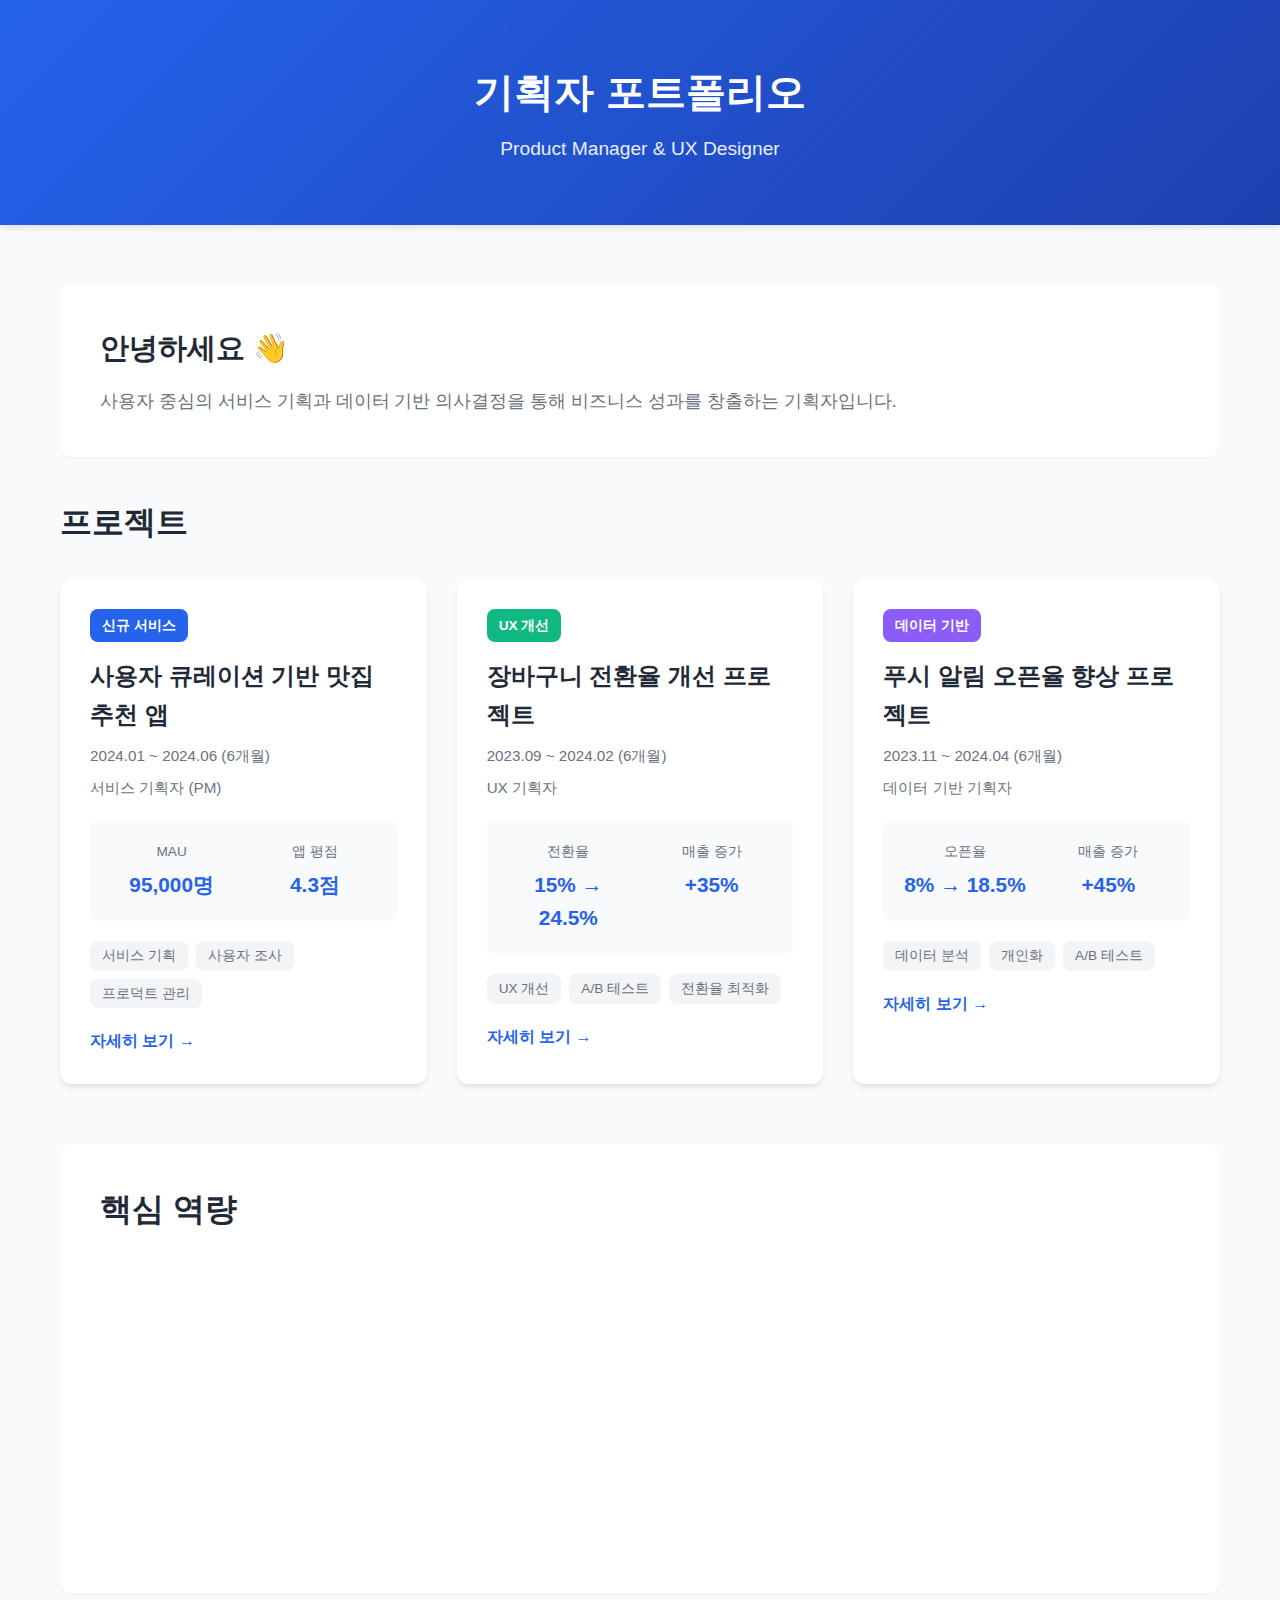
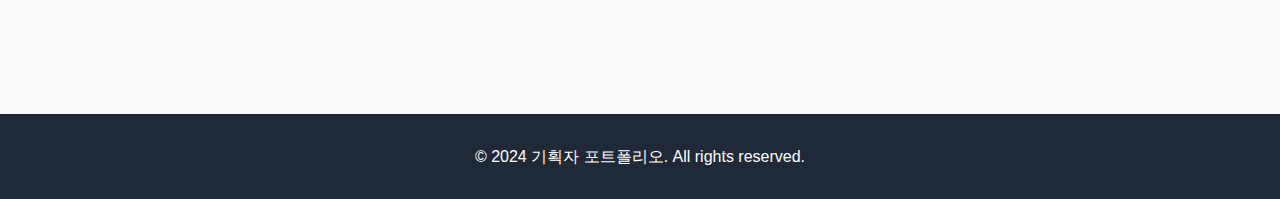
<file: portfolio/index.html>
<!DOCTYPE html>
<html lang="ko">
<head>
    <meta charset="UTF-8">
    <meta name="viewport" content="width=device-width, initial-scale=1.0">
    <title>기획자 포트폴리오</title>
    <link rel="stylesheet" href="styles.css">
</head>
<body>
    <header class="header">
        <div class="container">
            <h1 class="header-title">기획자 포트폴리오</h1>
            <p class="header-subtitle">Product Manager & UX Designer</p>
        </div>
    </header>

    <main class="main">
        <div class="container">
            <section class="intro">
                <h2>안녕하세요 👋</h2>
                <p>사용자 중심의 서비스 기획과 데이터 기반 의사결정을 통해 비즈니스 성과를 창출하는 기획자입니다.</p>
            </section>

            <section class="projects">
                <h2 class="section-title">프로젝트</h2>
                <div class="project-grid">
                    <div class="project-card" data-project="1">
                        <div class="project-badge">신규 서비스</div>
                        <h3 class="project-title">사용자 큐레이션 기반 맛집 추천 앱</h3>
                        <p class="project-period">2024.01 ~ 2024.06 (6개월)</p>
                        <p class="project-role">서비스 기획자 (PM)</p>
                        <div class="project-highlights">
                            <div class="highlight-item">
                                <span class="highlight-label">MAU</span>
                                <span class="highlight-value">95,000명</span>
                            </div>
                            <div class="highlight-item">
                                <span class="highlight-label">앱 평점</span>
                                <span class="highlight-value">4.3점</span>
                            </div>
                        </div>
                        <div class="project-tags">
                            <span class="tag">서비스 기획</span>
                            <span class="tag">사용자 조사</span>
                            <span class="tag">프로덕트 관리</span>
                        </div>
                        <a href="project1.html" class="project-link">자세히 보기 →</a>
                    </div>

                    <div class="project-card" data-project="2">
                        <div class="project-badge badge-ux">UX 개선</div>
                        <h3 class="project-title">장바구니 전환율 개선 프로젝트</h3>
                        <p class="project-period">2023.09 ~ 2024.02 (6개월)</p>
                        <p class="project-role">UX 기획자</p>
                        <div class="project-highlights">
                            <div class="highlight-item">
                                <span class="highlight-label">전환율</span>
                                <span class="highlight-value">15% → 24.5%</span>
                            </div>
                            <div class="highlight-item">
                                <span class="highlight-label">매출 증가</span>
                                <span class="highlight-value">+35%</span>
                            </div>
                        </div>
                        <div class="project-tags">
                            <span class="tag">UX 개선</span>
                            <span class="tag">A/B 테스트</span>
                            <span class="tag">전환율 최적화</span>
                        </div>
                        <a href="project2.html" class="project-link">자세히 보기 →</a>
                    </div>

                    <div class="project-card" data-project="3">
                        <div class="project-badge badge-data">데이터 기반</div>
                        <h3 class="project-title">푸시 알림 오픈율 향상 프로젝트</h3>
                        <p class="project-period">2023.11 ~ 2024.04 (6개월)</p>
                        <p class="project-role">데이터 기반 기획자</p>
                        <div class="project-highlights">
                            <div class="highlight-item">
                                <span class="highlight-label">오픈율</span>
                                <span class="highlight-value">8% → 18.5%</span>
                            </div>
                            <div class="highlight-item">
                                <span class="highlight-label">매출 증가</span>
                                <span class="highlight-value">+45%</span>
                            </div>
                        </div>
                        <div class="project-tags">
                            <span class="tag">데이터 분석</span>
                            <span class="tag">개인화</span>
                            <span class="tag">A/B 테스트</span>
                        </div>
                        <a href="project3.html" class="project-link">자세히 보기 →</a>
                    </div>
                </div>
            </section>

            <section class="skills">
                <h2 class="section-title">핵심 역량</h2>
                <div class="skills-grid">
                    <div class="skill-item">
                        <h4>서비스 기획</h4>
                        <p>사용자 조사, 페르소나 설계, JTBD 분석, 기능 정의</p>
                    </div>
                    <div class="skill-item">
                        <h4>UX 개선</h4>
                        <p>사용자 여정 분석, 와이어프레임, 프로토타이핑, A/B 테스트</p>
                    </div>
                    <div class="skill-item">
                        <h4>데이터 분석</h4>
                        <p>지표 설계, 데이터 분석, 가설 검증, 성과 측정</p>
                    </div>
                    <div class="skill-item">
                        <h4>협업</h4>
                        <p>디자이너, 개발자, 데이터 분석가와의 원활한 협업</p>
                    </div>
                </div>
            </section>
        </div>
    </main>

    <footer class="footer">
        <div class="container">
            <p>&copy; 2024 기획자 포트폴리오. All rights reserved.</p>
        </div>
    </footer>

    <script src="script.js"></script>
</body>
</html>
</file>
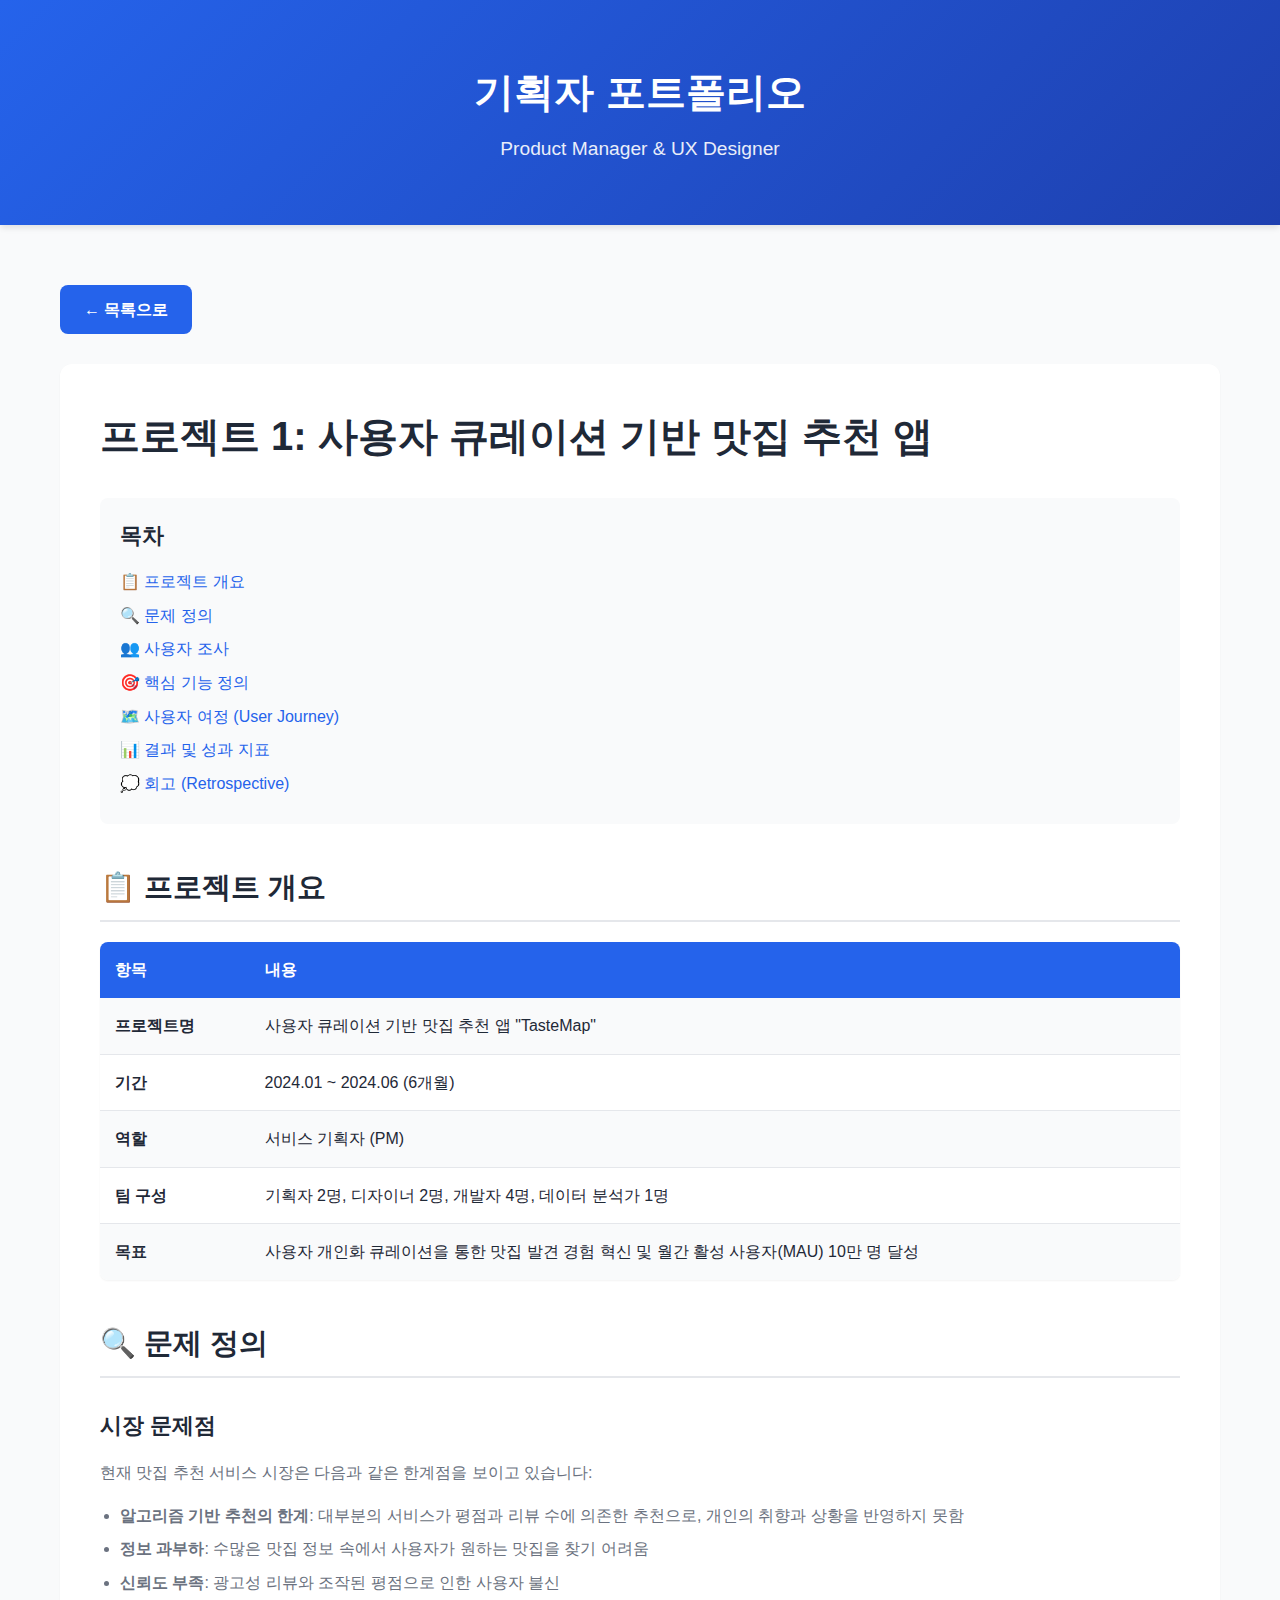
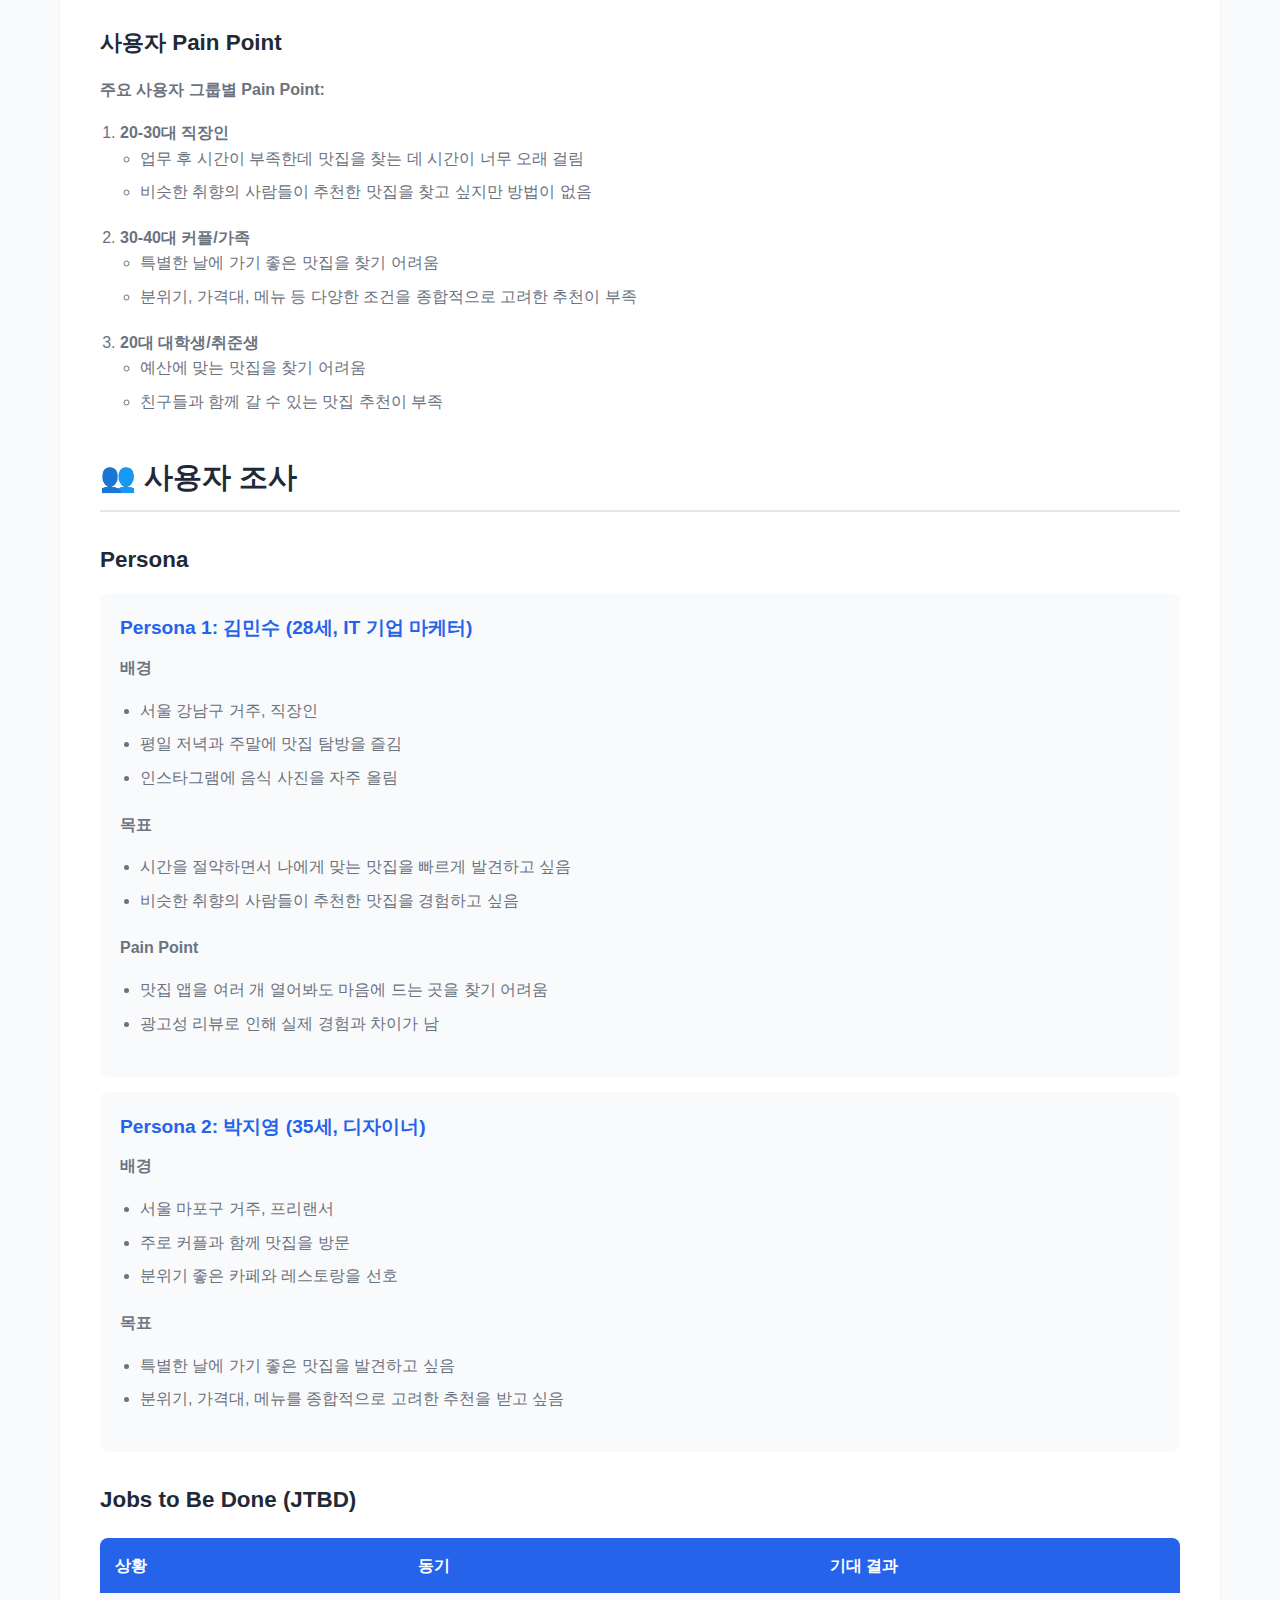
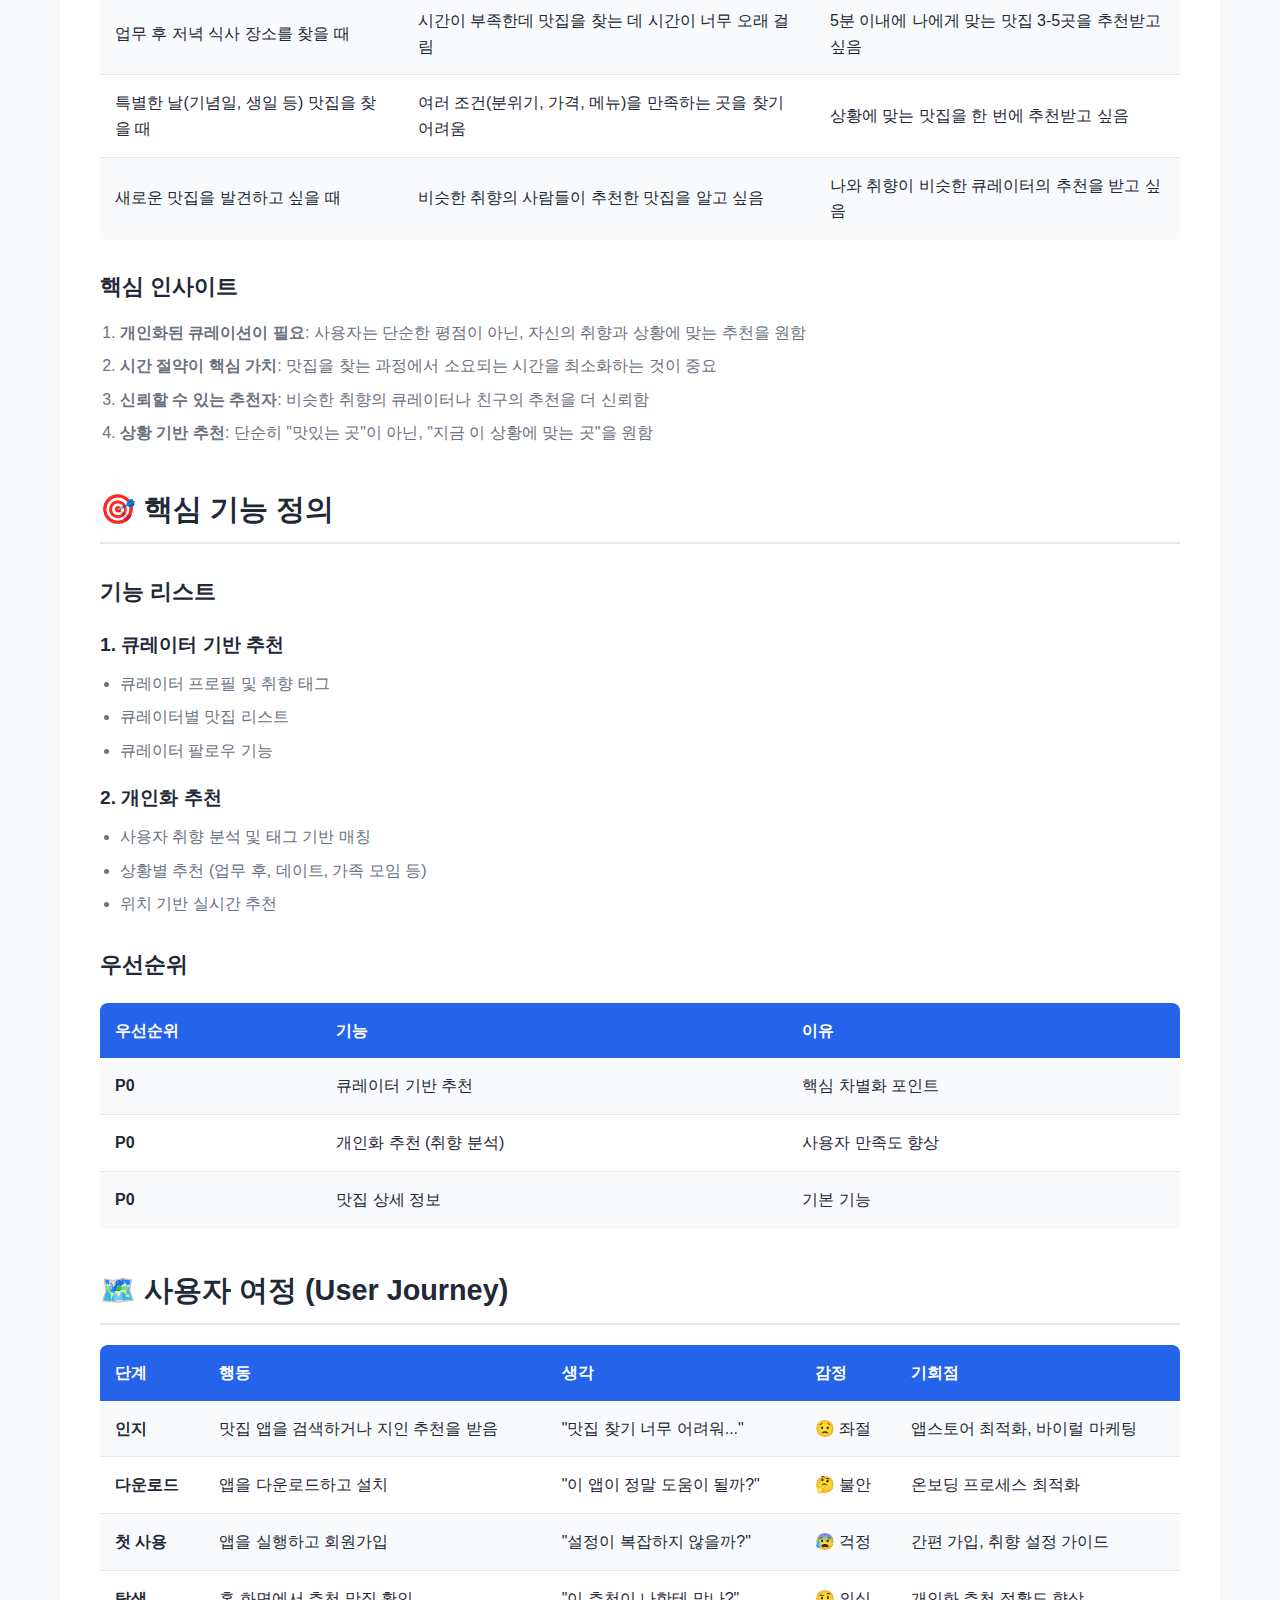
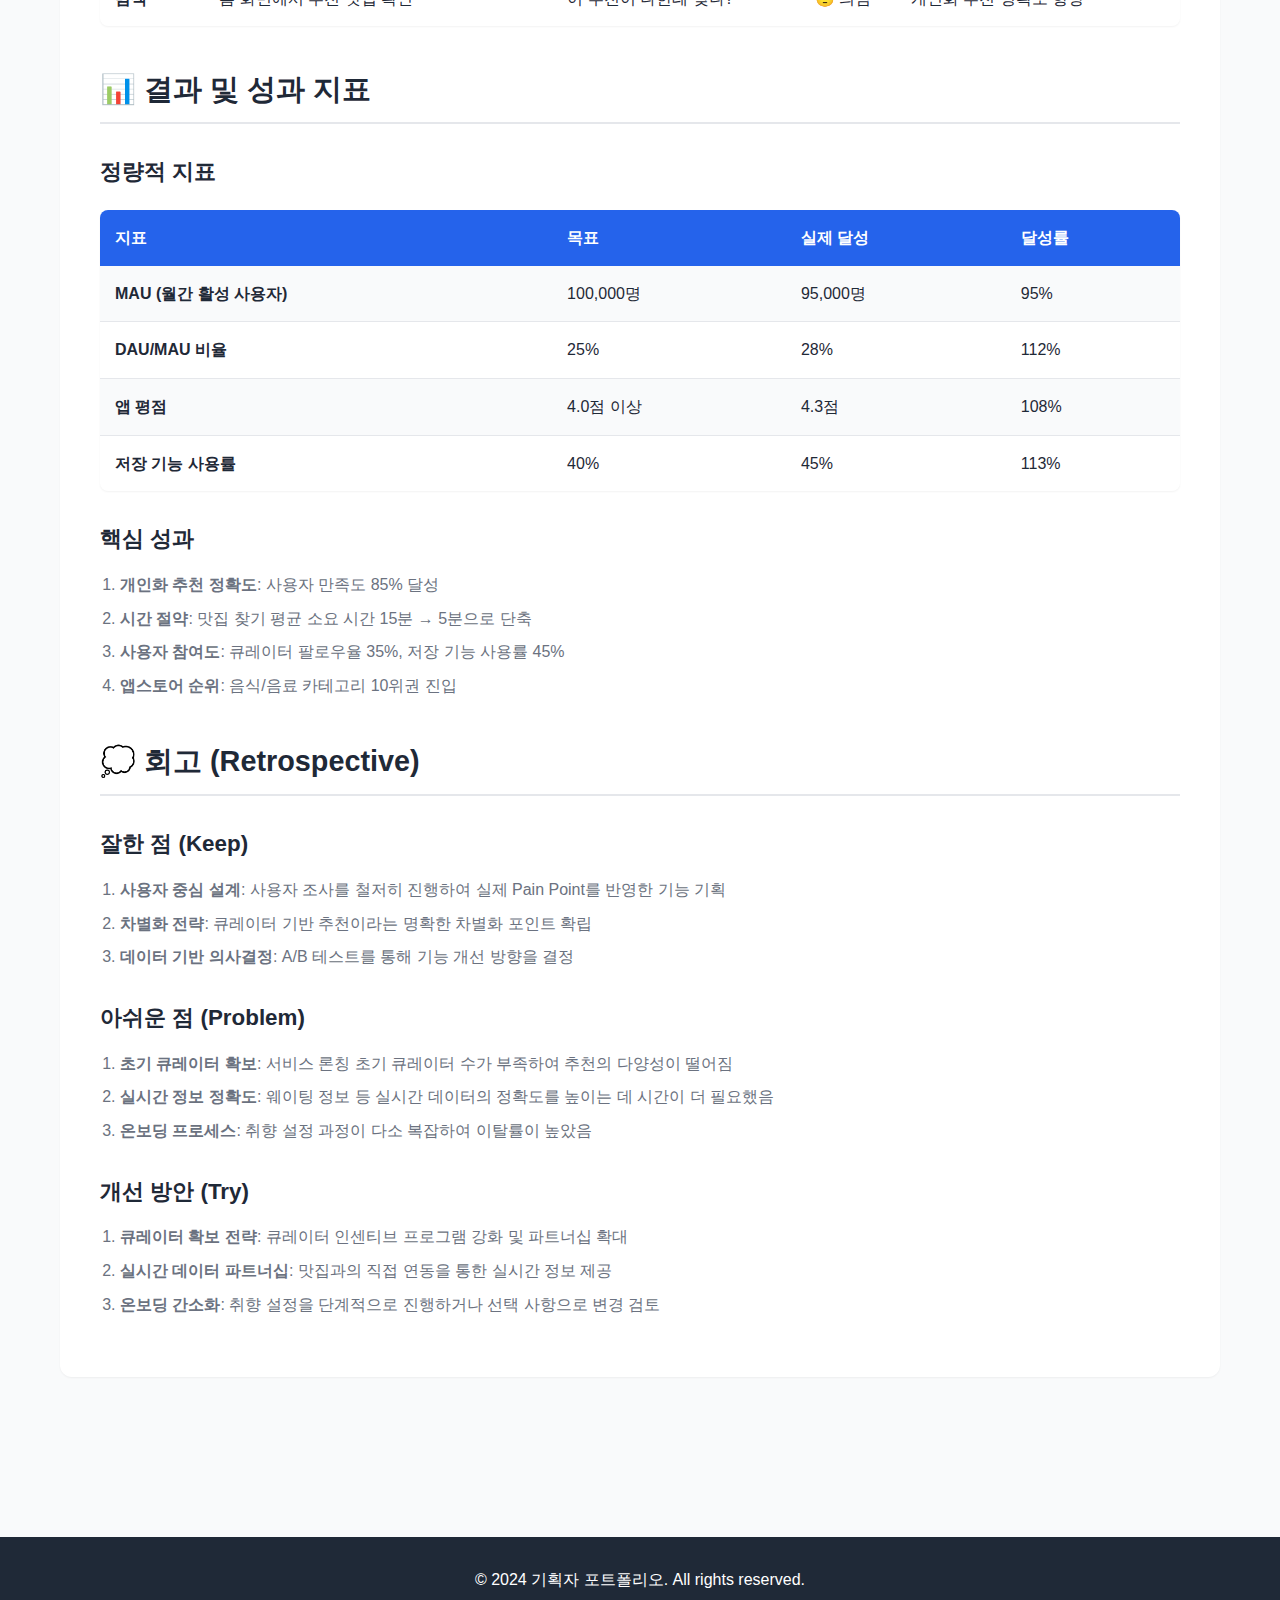
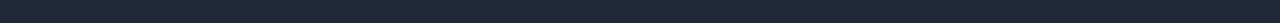
<file: portfolio/project1.html>
<!DOCTYPE html>
<html lang="ko">
<head>
    <meta charset="UTF-8">
    <meta name="viewport" content="width=device-width, initial-scale=1.0">
    <title>프로젝트 1: 사용자 큐레이션 기반 맛집 추천 앱</title>
    <link rel="stylesheet" href="styles.css">
</head>
<body>
    <header class="header">
        <div class="container">
            <h1 class="header-title">기획자 포트폴리오</h1>
            <p class="header-subtitle">Product Manager & UX Designer</p>
        </div>
    </header>

    <main class="main">
        <div class="container">
            <a href="index.html" class="back-button">← 목록으로</a>
            
            <div class="project-detail">
                <h1>프로젝트 1: 사용자 큐레이션 기반 맛집 추천 앱</h1>
                
                <h2>📋 프로젝트 개요</h2>
                <table>
                    <tr>
                        <th>항목</th>
                        <th>내용</th>
                    </tr>
                    <tr>
                        <td><strong>프로젝트명</strong></td>
                        <td>사용자 큐레이션 기반 맛집 추천 앱 "TasteMap"</td>
                    </tr>
                    <tr>
                        <td><strong>기간</strong></td>
                        <td>2024.01 ~ 2024.06 (6개월)</td>
                    </tr>
                    <tr>
                        <td><strong>역할</strong></td>
                        <td>서비스 기획자 (PM)</td>
                    </tr>
                    <tr>
                        <td><strong>팀 구성</strong></td>
                        <td>기획자 2명, 디자이너 2명, 개발자 4명, 데이터 분석가 1명</td>
                    </tr>
                    <tr>
                        <td><strong>목표</strong></td>
                        <td>사용자 개인화 큐레이션을 통한 맛집 발견 경험 혁신 및 월간 활성 사용자(MAU) 10만 명 달성</td>
                    </tr>
                </table>

                <h2>🔍 문제 정의</h2>
                <h3>시장 문제점</h3>
                <p>현재 맛집 추천 서비스 시장은 다음과 같은 한계점을 보이고 있습니다:</p>
                <ul>
                    <li><strong>알고리즘 기반 추천의 한계</strong>: 대부분의 서비스가 평점과 리뷰 수에 의존한 추천으로, 개인의 취향과 상황을 반영하지 못함</li>
                    <li><strong>정보 과부하</strong>: 수많은 맛집 정보 속에서 사용자가 원하는 맛집을 찾기 어려움</li>
                    <li><strong>신뢰도 부족</strong>: 광고성 리뷰와 조작된 평점으로 인한 사용자 불신</li>
                </ul>

                <h3>사용자 Pain Point</h3>
                <p><strong>주요 사용자 그룹별 Pain Point:</strong></p>
                <ol>
                    <li><strong>20-30대 직장인</strong>
                        <ul>
                            <li>업무 후 시간이 부족한데 맛집을 찾는 데 시간이 너무 오래 걸림</li>
                            <li>비슷한 취향의 사람들이 추천한 맛집을 찾고 싶지만 방법이 없음</li>
                        </ul>
                    </li>
                    <li><strong>30-40대 커플/가족</strong>
                        <ul>
                            <li>특별한 날에 가기 좋은 맛집을 찾기 어려움</li>
                            <li>분위기, 가격대, 메뉴 등 다양한 조건을 종합적으로 고려한 추천이 부족</li>
                        </ul>
                    </li>
                    <li><strong>20대 대학생/취준생</strong>
                        <ul>
                            <li>예산에 맞는 맛집을 찾기 어려움</li>
                            <li>친구들과 함께 갈 수 있는 맛집 추천이 부족</li>
                        </ul>
                    </li>
                </ol>

                <h2>👥 사용자 조사</h2>
                <h3>Persona</h3>
                
                <div class="metric-card">
                    <h4>Persona 1: 김민수 (28세, IT 기업 마케터)</h4>
                    <p><strong>배경</strong></p>
                    <ul>
                        <li>서울 강남구 거주, 직장인</li>
                        <li>평일 저녁과 주말에 맛집 탐방을 즐김</li>
                        <li>인스타그램에 음식 사진을 자주 올림</li>
                    </ul>
                    <p><strong>목표</strong></p>
                    <ul>
                        <li>시간을 절약하면서 나에게 맞는 맛집을 빠르게 발견하고 싶음</li>
                        <li>비슷한 취향의 사람들이 추천한 맛집을 경험하고 싶음</li>
                    </ul>
                    <p><strong>Pain Point</strong></p>
                    <ul>
                        <li>맛집 앱을 여러 개 열어봐도 마음에 드는 곳을 찾기 어려움</li>
                        <li>광고성 리뷰로 인해 실제 경험과 차이가 남</li>
                    </ul>
                </div>

                <div class="metric-card">
                    <h4>Persona 2: 박지영 (35세, 디자이너)</h4>
                    <p><strong>배경</strong></p>
                    <ul>
                        <li>서울 마포구 거주, 프리랜서</li>
                        <li>주로 커플과 함께 맛집을 방문</li>
                        <li>분위기 좋은 카페와 레스토랑을 선호</li>
                    </ul>
                    <p><strong>목표</strong></p>
                    <ul>
                        <li>특별한 날에 가기 좋은 맛집을 발견하고 싶음</li>
                        <li>분위기, 가격대, 메뉴를 종합적으로 고려한 추천을 받고 싶음</li>
                    </ul>
                </div>

                <h3>Jobs to Be Done (JTBD)</h3>
                <table>
                    <tr>
                        <th>상황</th>
                        <th>동기</th>
                        <th>기대 결과</th>
                    </tr>
                    <tr>
                        <td>업무 후 저녁 식사 장소를 찾을 때</td>
                        <td>시간이 부족한데 맛집을 찾는 데 시간이 너무 오래 걸림</td>
                        <td>5분 이내에 나에게 맞는 맛집 3-5곳을 추천받고 싶음</td>
                    </tr>
                    <tr>
                        <td>특별한 날(기념일, 생일 등) 맛집을 찾을 때</td>
                        <td>여러 조건(분위기, 가격, 메뉴)을 만족하는 곳을 찾기 어려움</td>
                        <td>상황에 맞는 맛집을 한 번에 추천받고 싶음</td>
                    </tr>
                    <tr>
                        <td>새로운 맛집을 발견하고 싶을 때</td>
                        <td>비슷한 취향의 사람들이 추천한 맛집을 알고 싶음</td>
                        <td>나와 취향이 비슷한 큐레이터의 추천을 받고 싶음</td>
                    </tr>
                </table>

                <h3>핵심 인사이트</h3>
                <ol>
                    <li><strong>개인화된 큐레이션이 필요</strong>: 사용자는 단순한 평점이 아닌, 자신의 취향과 상황에 맞는 추천을 원함</li>
                    <li><strong>시간 절약이 핵심 가치</strong>: 맛집을 찾는 과정에서 소요되는 시간을 최소화하는 것이 중요</li>
                    <li><strong>신뢰할 수 있는 추천자</strong>: 비슷한 취향의 큐레이터나 친구의 추천을 더 신뢰함</li>
                    <li><strong>상황 기반 추천</strong>: 단순히 "맛있는 곳"이 아닌, "지금 이 상황에 맞는 곳"을 원함</li>
                </ol>

                <h2>🎯 핵심 기능 정의</h2>
                <h3>기능 리스트</h3>
                <h4>1. 큐레이터 기반 추천</h4>
                <ul>
                    <li>큐레이터 프로필 및 취향 태그</li>
                    <li>큐레이터별 맛집 리스트</li>
                    <li>큐레이터 팔로우 기능</li>
                </ul>

                <h4>2. 개인화 추천</h4>
                <ul>
                    <li>사용자 취향 분석 및 태그 기반 매칭</li>
                    <li>상황별 추천 (업무 후, 데이트, 가족 모임 등)</li>
                    <li>위치 기반 실시간 추천</li>
                </ul>

                <h3>우선순위</h3>
                <table>
                    <tr>
                        <th>우선순위</th>
                        <th>기능</th>
                        <th>이유</th>
                    </tr>
                    <tr>
                        <td><strong>P0</strong></td>
                        <td>큐레이터 기반 추천</td>
                        <td>핵심 차별화 포인트</td>
                    </tr>
                    <tr>
                        <td><strong>P0</strong></td>
                        <td>개인화 추천 (취향 분석)</td>
                        <td>사용자 만족도 향상</td>
                    </tr>
                    <tr>
                        <td><strong>P0</strong></td>
                        <td>맛집 상세 정보</td>
                        <td>기본 기능</td>
                    </tr>
                </table>

                <h2>🗺️ 사용자 여정 (User Journey)</h2>
                <table>
                    <tr>
                        <th>단계</th>
                        <th>행동</th>
                        <th>생각</th>
                        <th>감정</th>
                        <th>기회점</th>
                    </tr>
                    <tr>
                        <td><strong>인지</strong></td>
                        <td>맛집 앱을 검색하거나 지인 추천을 받음</td>
                        <td>"맛집 찾기 너무 어려워..."</td>
                        <td>😟 좌절</td>
                        <td>앱스토어 최적화, 바이럴 마케팅</td>
                    </tr>
                    <tr>
                        <td><strong>다운로드</strong></td>
                        <td>앱을 다운로드하고 설치</td>
                        <td>"이 앱이 정말 도움이 될까?"</td>
                        <td>🤔 불안</td>
                        <td>온보딩 프로세스 최적화</td>
                    </tr>
                    <tr>
                        <td><strong>첫 사용</strong></td>
                        <td>앱을 실행하고 회원가입</td>
                        <td>"설정이 복잡하지 않을까?"</td>
                        <td>😰 걱정</td>
                        <td>간편 가입, 취향 설정 가이드</td>
                    </tr>
                    <tr>
                        <td><strong>탐색</strong></td>
                        <td>홈 화면에서 추천 맛집 확인</td>
                        <td>"이 추천이 나한테 맞나?"</td>
                        <td>🤨 의심</td>
                        <td>개인화 추천 정확도 향상</td>
                    </tr>
                </table>

                <h2>📊 결과 및 성과 지표</h2>
                <h3>정량적 지표</h3>
                <table>
                    <tr>
                        <th>지표</th>
                        <th>목표</th>
                        <th>실제 달성</th>
                        <th>달성률</th>
                    </tr>
                    <tr>
                        <td><strong>MAU (월간 활성 사용자)</strong></td>
                        <td>100,000명</td>
                        <td>95,000명</td>
                        <td>95%</td>
                    </tr>
                    <tr>
                        <td><strong>DAU/MAU 비율</strong></td>
                        <td>25%</td>
                        <td>28%</td>
                        <td>112%</td>
                    </tr>
                    <tr>
                        <td><strong>앱 평점</strong></td>
                        <td>4.0점 이상</td>
                        <td>4.3점</td>
                        <td>108%</td>
                    </tr>
                    <tr>
                        <td><strong>저장 기능 사용률</strong></td>
                        <td>40%</td>
                        <td>45%</td>
                        <td>113%</td>
                    </tr>
                </table>

                <h3>핵심 성과</h3>
                <ol>
                    <li><strong>개인화 추천 정확도</strong>: 사용자 만족도 85% 달성</li>
                    <li><strong>시간 절약</strong>: 맛집 찾기 평균 소요 시간 15분 → 5분으로 단축</li>
                    <li><strong>사용자 참여도</strong>: 큐레이터 팔로우율 35%, 저장 기능 사용률 45%</li>
                    <li><strong>앱스토어 순위</strong>: 음식/음료 카테고리 10위권 진입</li>
                </ol>

                <h2>💭 회고 (Retrospective)</h2>
                <h3>잘한 점 (Keep)</h3>
                <ol>
                    <li><strong>사용자 중심 설계</strong>: 사용자 조사를 철저히 진행하여 실제 Pain Point를 반영한 기능 기획</li>
                    <li><strong>차별화 전략</strong>: 큐레이터 기반 추천이라는 명확한 차별화 포인트 확립</li>
                    <li><strong>데이터 기반 의사결정</strong>: A/B 테스트를 통해 기능 개선 방향을 결정</li>
                </ol>

                <h3>아쉬운 점 (Problem)</h3>
                <ol>
                    <li><strong>초기 큐레이터 확보</strong>: 서비스 론칭 초기 큐레이터 수가 부족하여 추천의 다양성이 떨어짐</li>
                    <li><strong>실시간 정보 정확도</strong>: 웨이팅 정보 등 실시간 데이터의 정확도를 높이는 데 시간이 더 필요했음</li>
                    <li><strong>온보딩 프로세스</strong>: 취향 설정 과정이 다소 복잡하여 이탈률이 높았음</li>
                </ol>

                <h3>개선 방안 (Try)</h3>
                <ol>
                    <li><strong>큐레이터 확보 전략</strong>: 큐레이터 인센티브 프로그램 강화 및 파트너십 확대</li>
                    <li><strong>실시간 데이터 파트너십</strong>: 맛집과의 직접 연동을 통한 실시간 정보 제공</li>
                    <li><strong>온보딩 간소화</strong>: 취향 설정을 단계적으로 진행하거나 선택 사항으로 변경 검토</li>
                </ol>
            </div>
        </div>
    </main>

    <footer class="footer">
        <div class="container">
            <p>&copy; 2024 기획자 포트폴리오. All rights reserved.</p>
        </div>
    </footer>

    <script src="script.js"></script>
</body>
</html>
</file>
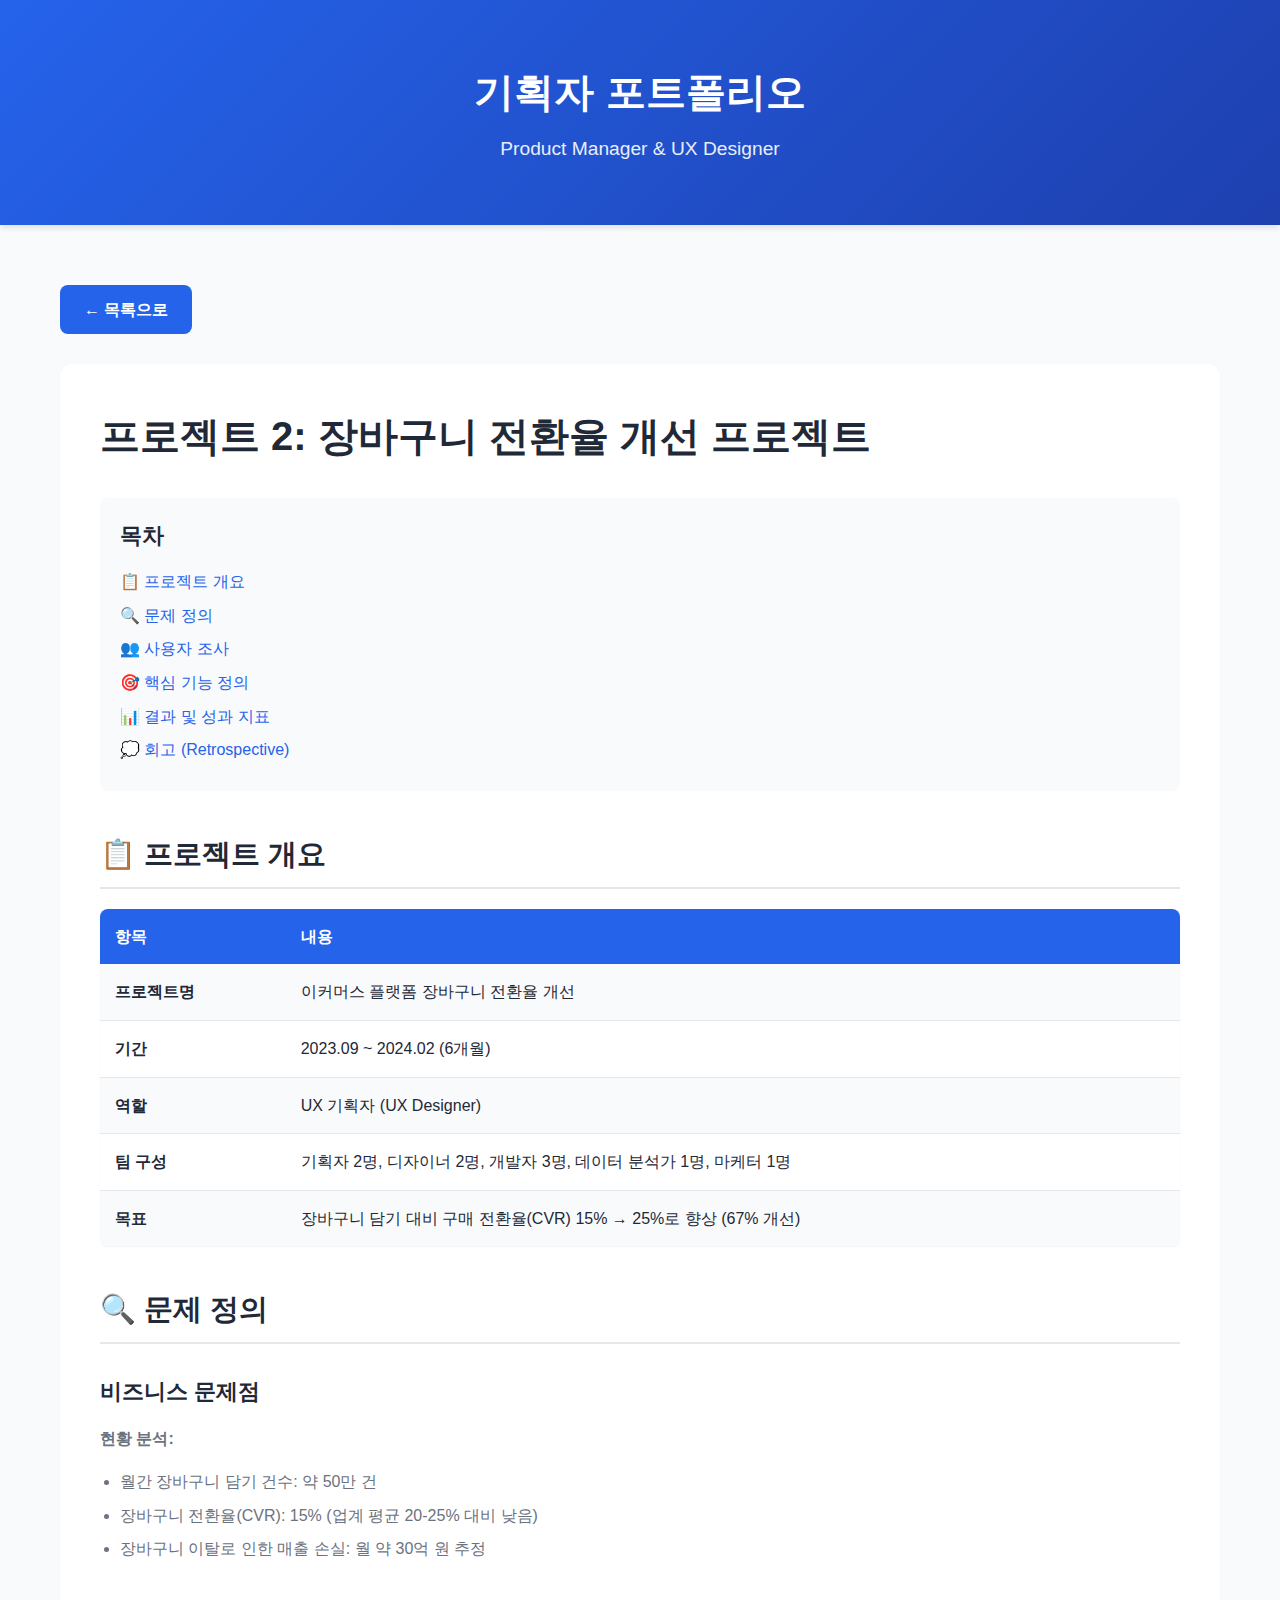
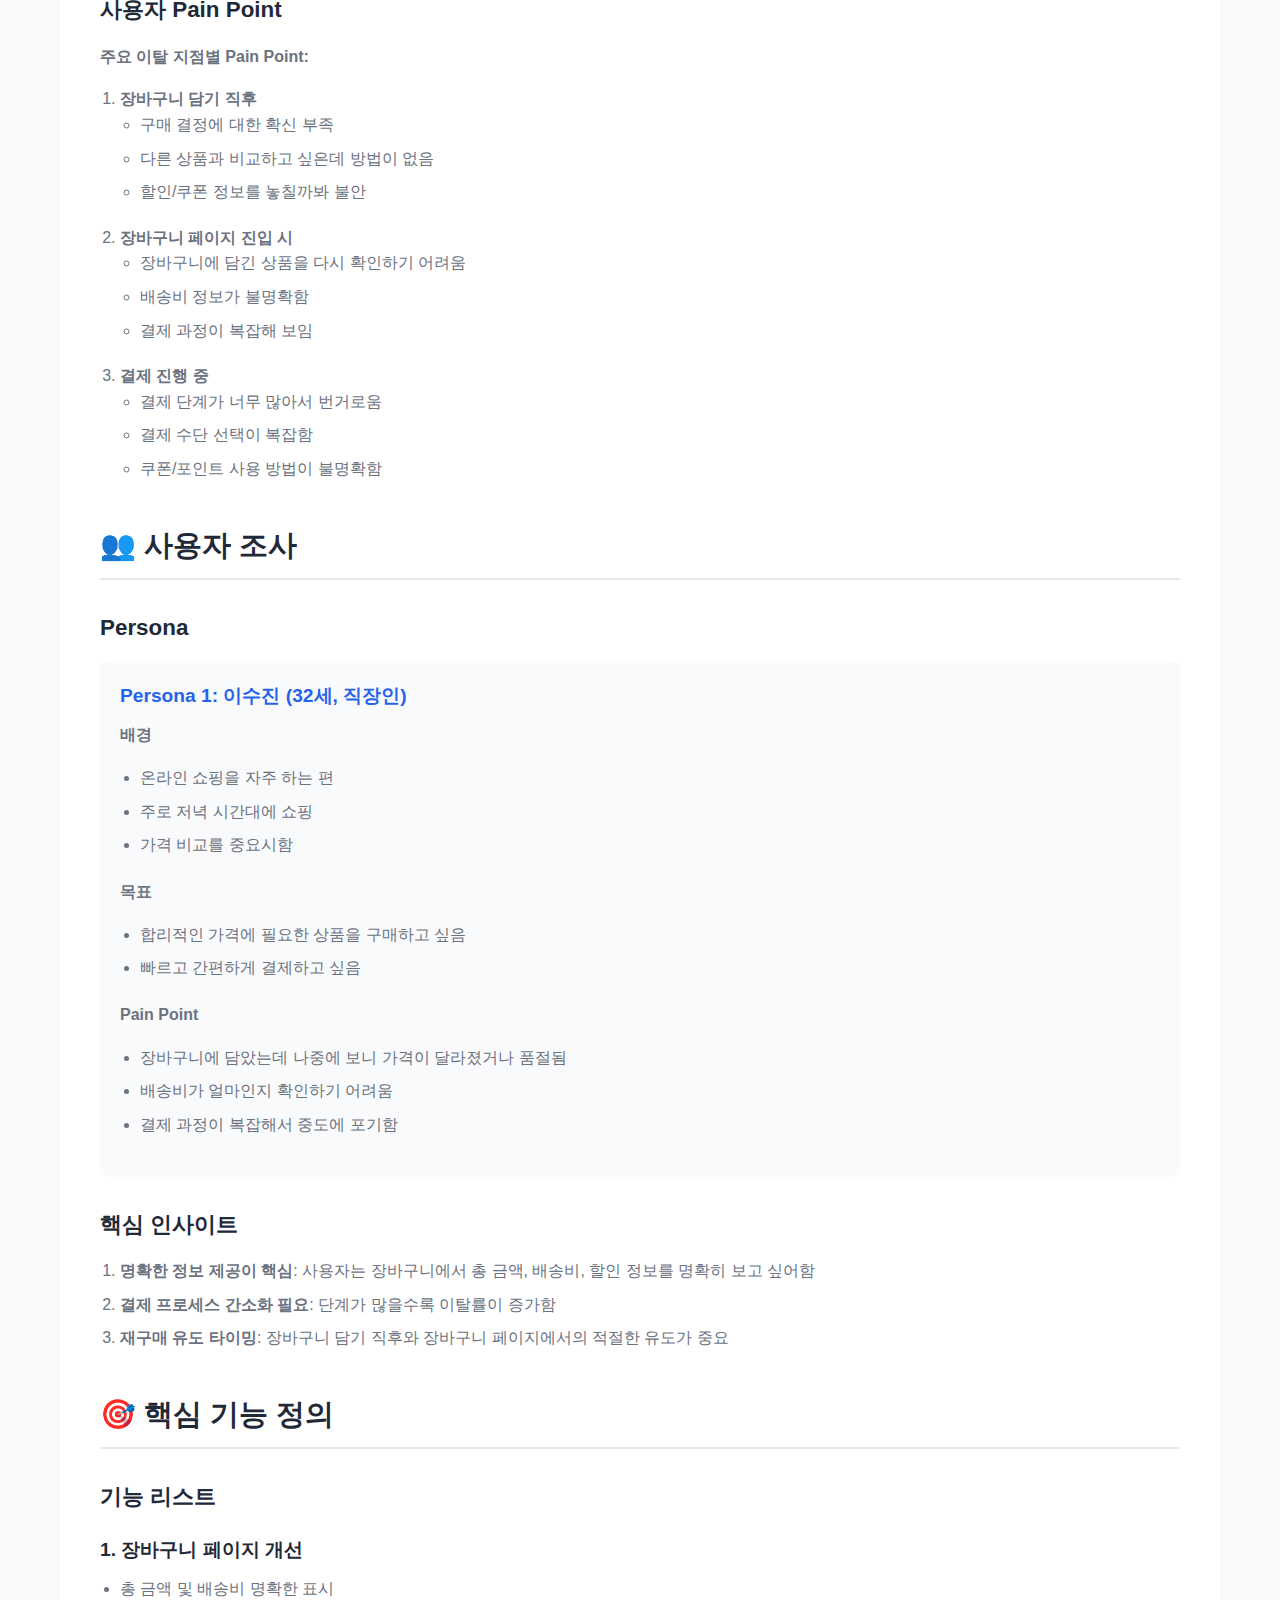
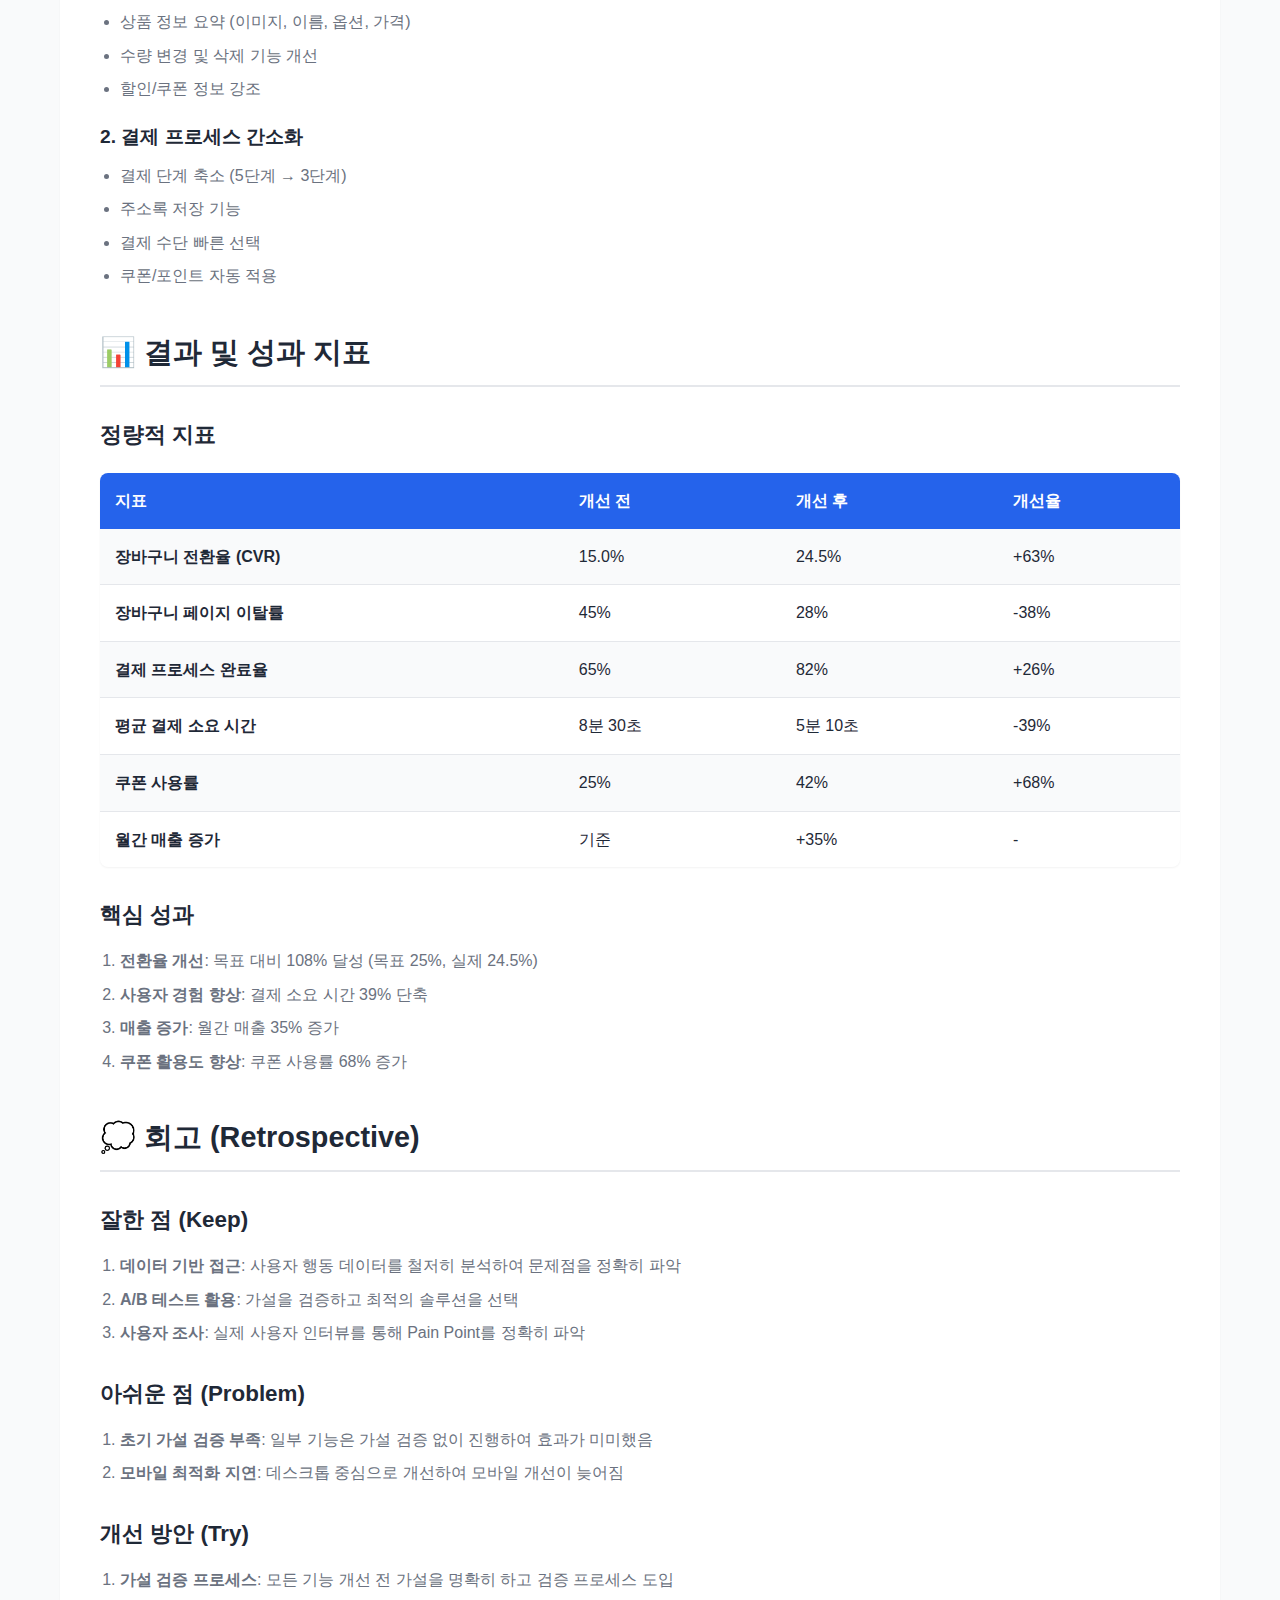
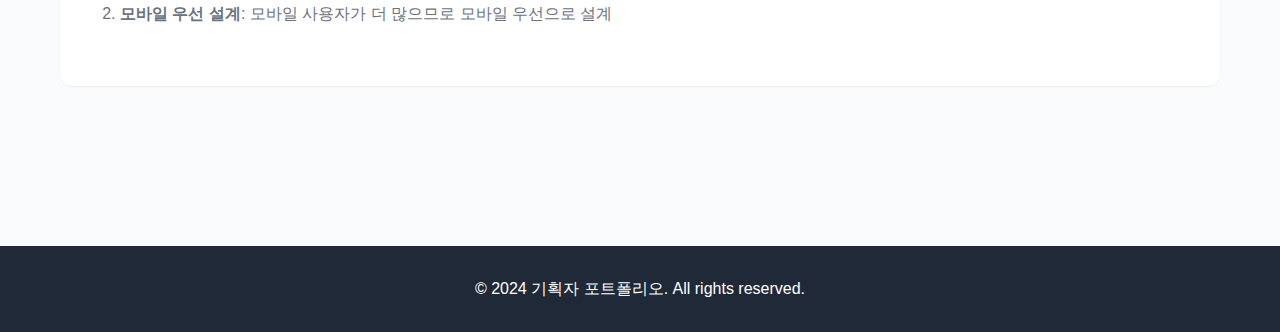
<file: portfolio/project2.html>
<!DOCTYPE html>
<html lang="ko">
<head>
    <meta charset="UTF-8">
    <meta name="viewport" content="width=device-width, initial-scale=1.0">
    <title>프로젝트 2: 장바구니 전환율 개선 프로젝트</title>
    <link rel="stylesheet" href="styles.css">
</head>
<body>
    <header class="header">
        <div class="container">
            <h1 class="header-title">기획자 포트폴리오</h1>
            <p class="header-subtitle">Product Manager & UX Designer</p>
        </div>
    </header>

    <main class="main">
        <div class="container">
            <a href="index.html" class="back-button">← 목록으로</a>
            
            <div class="project-detail">
                <h1>프로젝트 2: 장바구니 전환율 개선 프로젝트</h1>
                
                <h2>📋 프로젝트 개요</h2>
                <table>
                    <tr>
                        <th>항목</th>
                        <th>내용</th>
                    </tr>
                    <tr>
                        <td><strong>프로젝트명</strong></td>
                        <td>이커머스 플랫폼 장바구니 전환율 개선</td>
                    </tr>
                    <tr>
                        <td><strong>기간</strong></td>
                        <td>2023.09 ~ 2024.02 (6개월)</td>
                    </tr>
                    <tr>
                        <td><strong>역할</strong></td>
                        <td>UX 기획자 (UX Designer)</td>
                    </tr>
                    <tr>
                        <td><strong>팀 구성</strong></td>
                        <td>기획자 2명, 디자이너 2명, 개발자 3명, 데이터 분석가 1명, 마케터 1명</td>
                    </tr>
                    <tr>
                        <td><strong>목표</strong></td>
                        <td>장바구니 담기 대비 구매 전환율(CVR) 15% → 25%로 향상 (67% 개선)</td>
                    </tr>
                </table>

                <h2>🔍 문제 정의</h2>
                <h3>비즈니스 문제점</h3>
                <p><strong>현황 분석:</strong></p>
                <ul>
                    <li>월간 장바구니 담기 건수: 약 50만 건</li>
                    <li>장바구니 전환율(CVR): 15% (업계 평균 20-25% 대비 낮음)</li>
                    <li>장바구니 이탈로 인한 매출 손실: 월 약 30억 원 추정</li>
                </ul>

                <h3>사용자 Pain Point</h3>
                <p><strong>주요 이탈 지점별 Pain Point:</strong></p>
                <ol>
                    <li><strong>장바구니 담기 직후</strong>
                        <ul>
                            <li>구매 결정에 대한 확신 부족</li>
                            <li>다른 상품과 비교하고 싶은데 방법이 없음</li>
                            <li>할인/쿠폰 정보를 놓칠까봐 불안</li>
                        </ul>
                    </li>
                    <li><strong>장바구니 페이지 진입 시</strong>
                        <ul>
                            <li>장바구니에 담긴 상품을 다시 확인하기 어려움</li>
                            <li>배송비 정보가 불명확함</li>
                            <li>결제 과정이 복잡해 보임</li>
                        </ul>
                    </li>
                    <li><strong>결제 진행 중</strong>
                        <ul>
                            <li>결제 단계가 너무 많아서 번거로움</li>
                            <li>결제 수단 선택이 복잡함</li>
                            <li>쿠폰/포인트 사용 방법이 불명확함</li>
                        </ul>
                    </li>
                </ol>

                <h2>👥 사용자 조사</h2>
                <h3>Persona</h3>
                
                <div class="metric-card">
                    <h4>Persona 1: 이수진 (32세, 직장인)</h4>
                    <p><strong>배경</strong></p>
                    <ul>
                        <li>온라인 쇼핑을 자주 하는 편</li>
                        <li>주로 저녁 시간대에 쇼핑</li>
                        <li>가격 비교를 중요시함</li>
                    </ul>
                    <p><strong>목표</strong></p>
                    <ul>
                        <li>합리적인 가격에 필요한 상품을 구매하고 싶음</li>
                        <li>빠르고 간편하게 결제하고 싶음</li>
                    </ul>
                    <p><strong>Pain Point</strong></p>
                    <ul>
                        <li>장바구니에 담았는데 나중에 보니 가격이 달라졌거나 품절됨</li>
                        <li>배송비가 얼마인지 확인하기 어려움</li>
                        <li>결제 과정이 복잡해서 중도에 포기함</li>
                    </ul>
                </div>

                <h3>핵심 인사이트</h3>
                <ol>
                    <li><strong>명확한 정보 제공이 핵심</strong>: 사용자는 장바구니에서 총 금액, 배송비, 할인 정보를 명확히 보고 싶어함</li>
                    <li><strong>결제 프로세스 간소화 필요</strong>: 단계가 많을수록 이탈률이 증가함</li>
                    <li><strong>재구매 유도 타이밍</strong>: 장바구니 담기 직후와 장바구니 페이지에서의 적절한 유도가 중요</li>
                </ol>

                <h2>🎯 핵심 기능 정의</h2>
                <h3>기능 리스트</h3>
                <h4>1. 장바구니 페이지 개선</h4>
                <ul>
                    <li>총 금액 및 배송비 명확한 표시</li>
                    <li>상품 정보 요약 (이미지, 이름, 옵션, 가격)</li>
                    <li>수량 변경 및 삭제 기능 개선</li>
                    <li>할인/쿠폰 정보 강조</li>
                </ul>

                <h4>2. 결제 프로세스 간소화</h4>
                <ul>
                    <li>결제 단계 축소 (5단계 → 3단계)</li>
                    <li>주소록 저장 기능</li>
                    <li>결제 수단 빠른 선택</li>
                    <li>쿠폰/포인트 자동 적용</li>
                </ul>

                <h2>📊 결과 및 성과 지표</h2>
                <h3>정량적 지표</h3>
                <table>
                    <tr>
                        <th>지표</th>
                        <th>개선 전</th>
                        <th>개선 후</th>
                        <th>개선율</th>
                    </tr>
                    <tr>
                        <td><strong>장바구니 전환율 (CVR)</strong></td>
                        <td>15.0%</td>
                        <td>24.5%</td>
                        <td>+63%</td>
                    </tr>
                    <tr>
                        <td><strong>장바구니 페이지 이탈률</strong></td>
                        <td>45%</td>
                        <td>28%</td>
                        <td>-38%</td>
                    </tr>
                    <tr>
                        <td><strong>결제 프로세스 완료율</strong></td>
                        <td>65%</td>
                        <td>82%</td>
                        <td>+26%</td>
                    </tr>
                    <tr>
                        <td><strong>평균 결제 소요 시간</strong></td>
                        <td>8분 30초</td>
                        <td>5분 10초</td>
                        <td>-39%</td>
                    </tr>
                    <tr>
                        <td><strong>쿠폰 사용률</strong></td>
                        <td>25%</td>
                        <td>42%</td>
                        <td>+68%</td>
                    </tr>
                    <tr>
                        <td><strong>월간 매출 증가</strong></td>
                        <td>기준</td>
                        <td>+35%</td>
                        <td>-</td>
                    </tr>
                </table>

                <h3>핵심 성과</h3>
                <ol>
                    <li><strong>전환율 개선</strong>: 목표 대비 108% 달성 (목표 25%, 실제 24.5%)</li>
                    <li><strong>사용자 경험 향상</strong>: 결제 소요 시간 39% 단축</li>
                    <li><strong>매출 증가</strong>: 월간 매출 35% 증가</li>
                    <li><strong>쿠폰 활용도 향상</strong>: 쿠폰 사용률 68% 증가</li>
                </ol>

                <h2>💭 회고 (Retrospective)</h2>
                <h3>잘한 점 (Keep)</h3>
                <ol>
                    <li><strong>데이터 기반 접근</strong>: 사용자 행동 데이터를 철저히 분석하여 문제점을 정확히 파악</li>
                    <li><strong>A/B 테스트 활용</strong>: 가설을 검증하고 최적의 솔루션을 선택</li>
                    <li><strong>사용자 조사</strong>: 실제 사용자 인터뷰를 통해 Pain Point를 정확히 파악</li>
                </ol>

                <h3>아쉬운 점 (Problem)</h3>
                <ol>
                    <li><strong>초기 가설 검증 부족</strong>: 일부 기능은 가설 검증 없이 진행하여 효과가 미미했음</li>
                    <li><strong>모바일 최적화 지연</strong>: 데스크톱 중심으로 개선하여 모바일 개선이 늦어짐</li>
                </ol>

                <h3>개선 방안 (Try)</h3>
                <ol>
                    <li><strong>가설 검증 프로세스</strong>: 모든 기능 개선 전 가설을 명확히 하고 검증 프로세스 도입</li>
                    <li><strong>모바일 우선 설계</strong>: 모바일 사용자가 더 많으므로 모바일 우선으로 설계</li>
                </ol>
            </div>
        </div>
    </main>

    <footer class="footer">
        <div class="container">
            <p>&copy; 2024 기획자 포트폴리오. All rights reserved.</p>
        </div>
    </footer>

    <script src="script.js"></script>
</body>
</html>
</file>
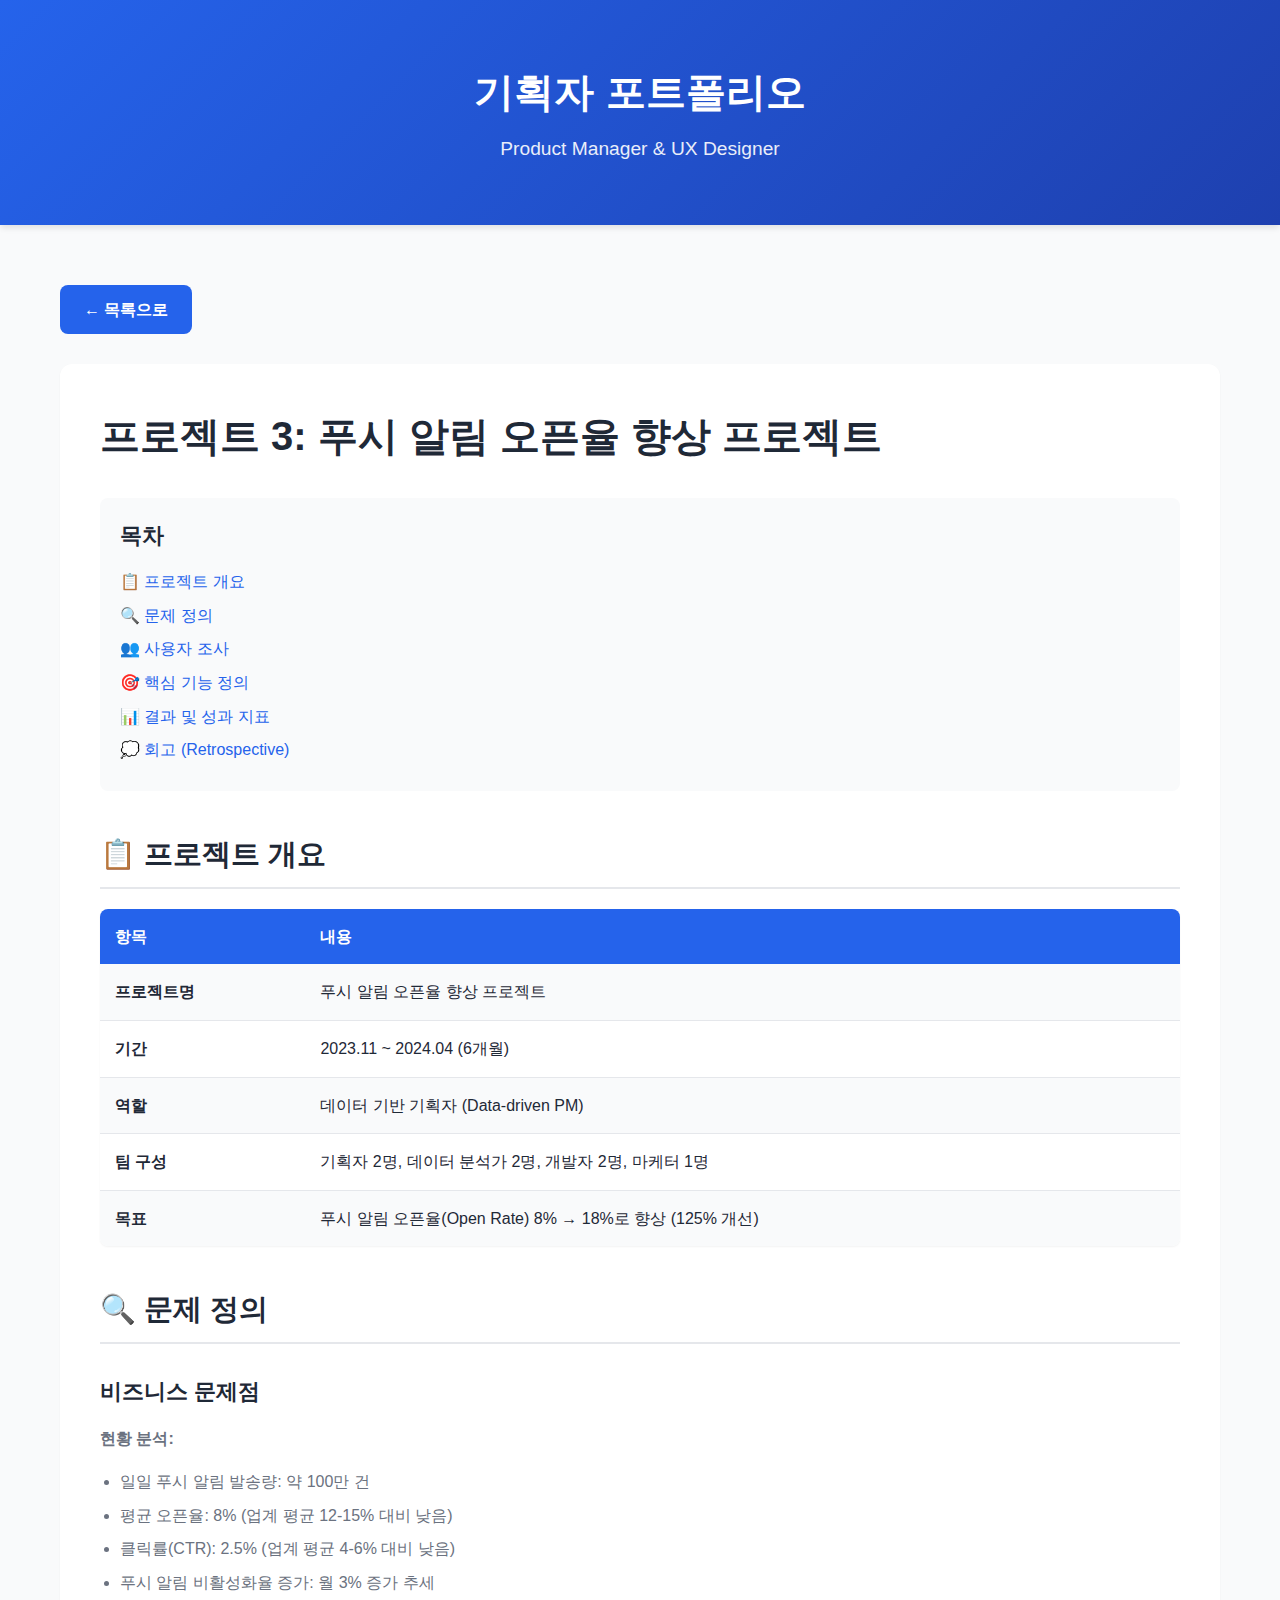
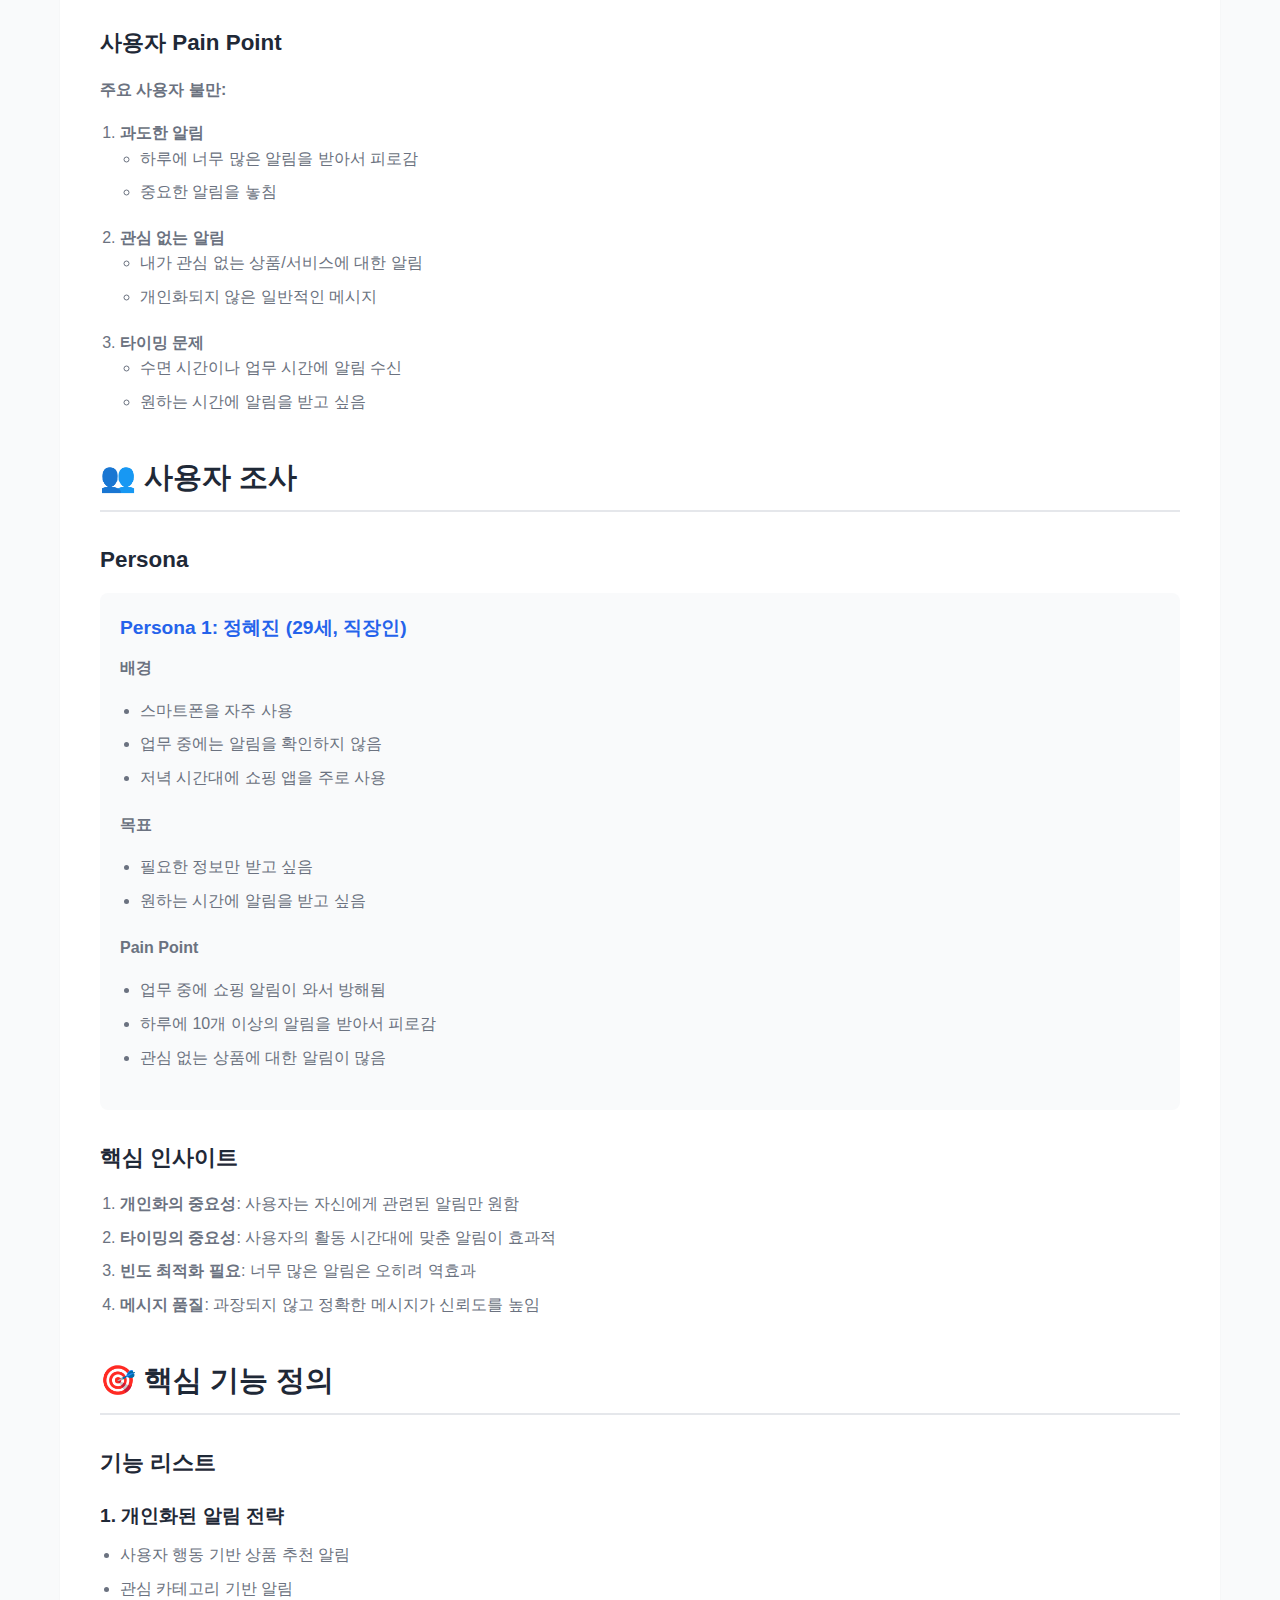
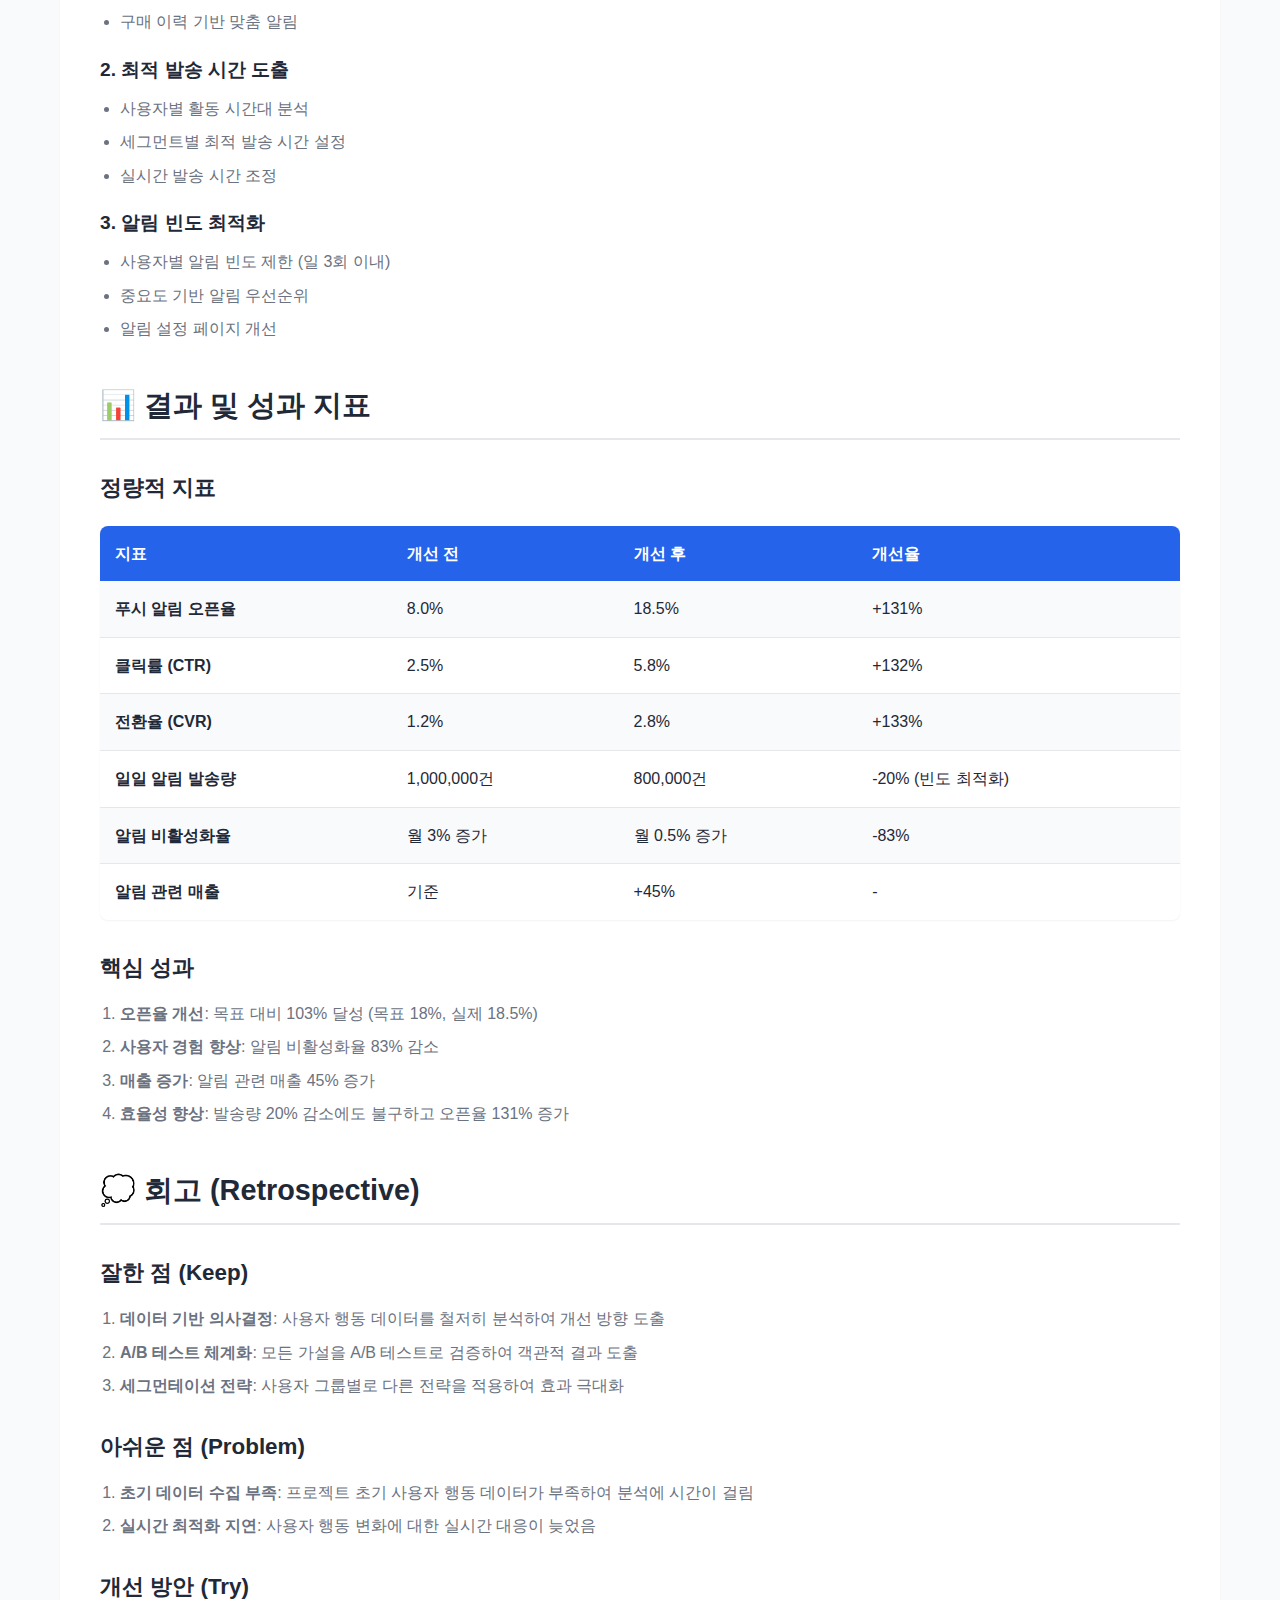
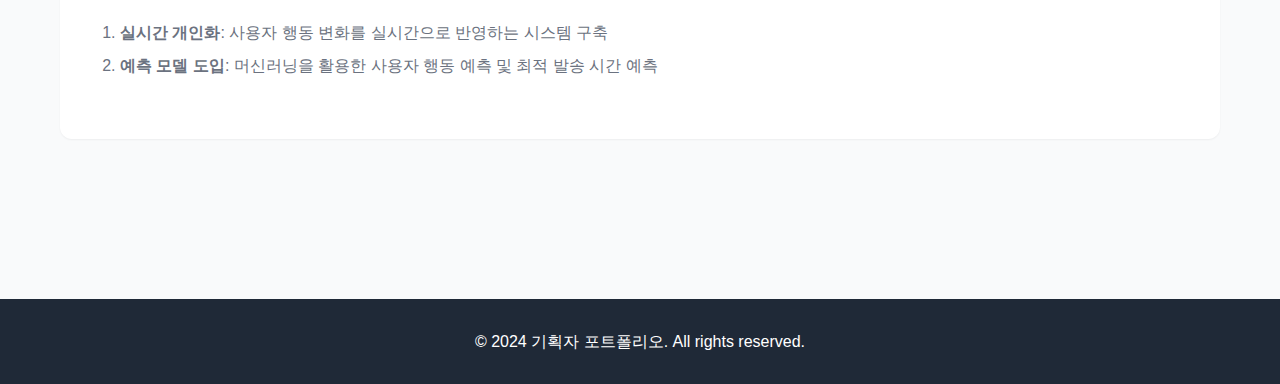
<file: portfolio/project3.html>
<!DOCTYPE html>
<html lang="ko">
<head>
    <meta charset="UTF-8">
    <meta name="viewport" content="width=device-width, initial-scale=1.0">
    <title>프로젝트 3: 푸시 알림 오픈율 향상 프로젝트</title>
    <link rel="stylesheet" href="styles.css">
</head>
<body>
    <header class="header">
        <div class="container">
            <h1 class="header-title">기획자 포트폴리오</h1>
            <p class="header-subtitle">Product Manager & UX Designer</p>
        </div>
    </header>

    <main class="main">
        <div class="container">
            <a href="index.html" class="back-button">← 목록으로</a>
            
            <div class="project-detail">
                <h1>프로젝트 3: 푸시 알림 오픈율 향상 프로젝트</h1>
                
                <h2>📋 프로젝트 개요</h2>
                <table>
                    <tr>
                        <th>항목</th>
                        <th>내용</th>
                    </tr>
                    <tr>
                        <td><strong>프로젝트명</strong></td>
                        <td>푸시 알림 오픈율 향상 프로젝트</td>
                    </tr>
                    <tr>
                        <td><strong>기간</strong></td>
                        <td>2023.11 ~ 2024.04 (6개월)</td>
                    </tr>
                    <tr>
                        <td><strong>역할</strong></td>
                        <td>데이터 기반 기획자 (Data-driven PM)</td>
                    </tr>
                    <tr>
                        <td><strong>팀 구성</strong></td>
                        <td>기획자 2명, 데이터 분석가 2명, 개발자 2명, 마케터 1명</td>
                    </tr>
                    <tr>
                        <td><strong>목표</strong></td>
                        <td>푸시 알림 오픈율(Open Rate) 8% → 18%로 향상 (125% 개선)</td>
                    </tr>
                </table>

                <h2>🔍 문제 정의</h2>
                <h3>비즈니스 문제점</h3>
                <p><strong>현황 분석:</strong></p>
                <ul>
                    <li>일일 푸시 알림 발송량: 약 100만 건</li>
                    <li>평균 오픈율: 8% (업계 평균 12-15% 대비 낮음)</li>
                    <li>클릭률(CTR): 2.5% (업계 평균 4-6% 대비 낮음)</li>
                    <li>푸시 알림 비활성화율 증가: 월 3% 증가 추세</li>
                </ul>

                <h3>사용자 Pain Point</h3>
                <p><strong>주요 사용자 불만:</strong></p>
                <ol>
                    <li><strong>과도한 알림</strong>
                        <ul>
                            <li>하루에 너무 많은 알림을 받아서 피로감</li>
                            <li>중요한 알림을 놓침</li>
                        </ul>
                    </li>
                    <li><strong>관심 없는 알림</strong>
                        <ul>
                            <li>내가 관심 없는 상품/서비스에 대한 알림</li>
                            <li>개인화되지 않은 일반적인 메시지</li>
                        </ul>
                    </li>
                    <li><strong>타이밍 문제</strong>
                        <ul>
                            <li>수면 시간이나 업무 시간에 알림 수신</li>
                            <li>원하는 시간에 알림을 받고 싶음</li>
                        </ul>
                    </li>
                </ol>

                <h2>👥 사용자 조사</h2>
                <h3>Persona</h3>
                
                <div class="metric-card">
                    <h4>Persona 1: 정혜진 (29세, 직장인)</h4>
                    <p><strong>배경</strong></p>
                    <ul>
                        <li>스마트폰을 자주 사용</li>
                        <li>업무 중에는 알림을 확인하지 않음</li>
                        <li>저녁 시간대에 쇼핑 앱을 주로 사용</li>
                    </ul>
                    <p><strong>목표</strong></p>
                    <ul>
                        <li>필요한 정보만 받고 싶음</li>
                        <li>원하는 시간에 알림을 받고 싶음</li>
                    </ul>
                    <p><strong>Pain Point</strong></p>
                    <ul>
                        <li>업무 중에 쇼핑 알림이 와서 방해됨</li>
                        <li>하루에 10개 이상의 알림을 받아서 피로감</li>
                        <li>관심 없는 상품에 대한 알림이 많음</li>
                    </ul>
                </div>

                <h3>핵심 인사이트</h3>
                <ol>
                    <li><strong>개인화의 중요성</strong>: 사용자는 자신에게 관련된 알림만 원함</li>
                    <li><strong>타이밍의 중요성</strong>: 사용자의 활동 시간대에 맞춘 알림이 효과적</li>
                    <li><strong>빈도 최적화 필요</strong>: 너무 많은 알림은 오히려 역효과</li>
                    <li><strong>메시지 품질</strong>: 과장되지 않고 정확한 메시지가 신뢰도를 높임</li>
                </ol>

                <h2>🎯 핵심 기능 정의</h2>
                <h3>기능 리스트</h3>
                <h4>1. 개인화된 알림 전략</h4>
                <ul>
                    <li>사용자 행동 기반 상품 추천 알림</li>
                    <li>관심 카테고리 기반 알림</li>
                    <li>구매 이력 기반 맞춤 알림</li>
                </ul>

                <h4>2. 최적 발송 시간 도출</h4>
                <ul>
                    <li>사용자별 활동 시간대 분석</li>
                    <li>세그먼트별 최적 발송 시간 설정</li>
                    <li>실시간 발송 시간 조정</li>
                </ul>

                <h4>3. 알림 빈도 최적화</h4>
                <ul>
                    <li>사용자별 알림 빈도 제한 (일 3회 이내)</li>
                    <li>중요도 기반 알림 우선순위</li>
                    <li>알림 설정 페이지 개선</li>
                </ul>

                <h2>📊 결과 및 성과 지표</h2>
                <h3>정량적 지표</h3>
                <table>
                    <tr>
                        <th>지표</th>
                        <th>개선 전</th>
                        <th>개선 후</th>
                        <th>개선율</th>
                    </tr>
                    <tr>
                        <td><strong>푸시 알림 오픈율</strong></td>
                        <td>8.0%</td>
                        <td>18.5%</td>
                        <td>+131%</td>
                    </tr>
                    <tr>
                        <td><strong>클릭률 (CTR)</strong></td>
                        <td>2.5%</td>
                        <td>5.8%</td>
                        <td>+132%</td>
                    </tr>
                    <tr>
                        <td><strong>전환율 (CVR)</strong></td>
                        <td>1.2%</td>
                        <td>2.8%</td>
                        <td>+133%</td>
                    </tr>
                    <tr>
                        <td><strong>일일 알림 발송량</strong></td>
                        <td>1,000,000건</td>
                        <td>800,000건</td>
                        <td>-20% (빈도 최적화)</td>
                    </tr>
                    <tr>
                        <td><strong>알림 비활성화율</strong></td>
                        <td>월 3% 증가</td>
                        <td>월 0.5% 증가</td>
                        <td>-83%</td>
                    </tr>
                    <tr>
                        <td><strong>알림 관련 매출</strong></td>
                        <td>기준</td>
                        <td>+45%</td>
                        <td>-</td>
                    </tr>
                </table>

                <h3>핵심 성과</h3>
                <ol>
                    <li><strong>오픈율 개선</strong>: 목표 대비 103% 달성 (목표 18%, 실제 18.5%)</li>
                    <li><strong>사용자 경험 향상</strong>: 알림 비활성화율 83% 감소</li>
                    <li><strong>매출 증가</strong>: 알림 관련 매출 45% 증가</li>
                    <li><strong>효율성 향상</strong>: 발송량 20% 감소에도 불구하고 오픈율 131% 증가</li>
                </ol>

                <h2>💭 회고 (Retrospective)</h2>
                <h3>잘한 점 (Keep)</h3>
                <ol>
                    <li><strong>데이터 기반 의사결정</strong>: 사용자 행동 데이터를 철저히 분석하여 개선 방향 도출</li>
                    <li><strong>A/B 테스트 체계화</strong>: 모든 가설을 A/B 테스트로 검증하여 객관적 결과 도출</li>
                    <li><strong>세그먼테이션 전략</strong>: 사용자 그룹별로 다른 전략을 적용하여 효과 극대화</li>
                </ol>

                <h3>아쉬운 점 (Problem)</h3>
                <ol>
                    <li><strong>초기 데이터 수집 부족</strong>: 프로젝트 초기 사용자 행동 데이터가 부족하여 분석에 시간이 걸림</li>
                    <li><strong>실시간 최적화 지연</strong>: 사용자 행동 변화에 대한 실시간 대응이 늦었음</li>
                </ol>

                <h3>개선 방안 (Try)</h3>
                <ol>
                    <li><strong>실시간 개인화</strong>: 사용자 행동 변화를 실시간으로 반영하는 시스템 구축</li>
                    <li><strong>예측 모델 도입</strong>: 머신러닝을 활용한 사용자 행동 예측 및 최적 발송 시간 예측</li>
                </ol>
            </div>
        </div>
    </main>

    <footer class="footer">
        <div class="container">
            <p>&copy; 2024 기획자 포트폴리오. All rights reserved.</p>
        </div>
    </footer>

    <script src="script.js"></script>
</body>
</html>
</file>
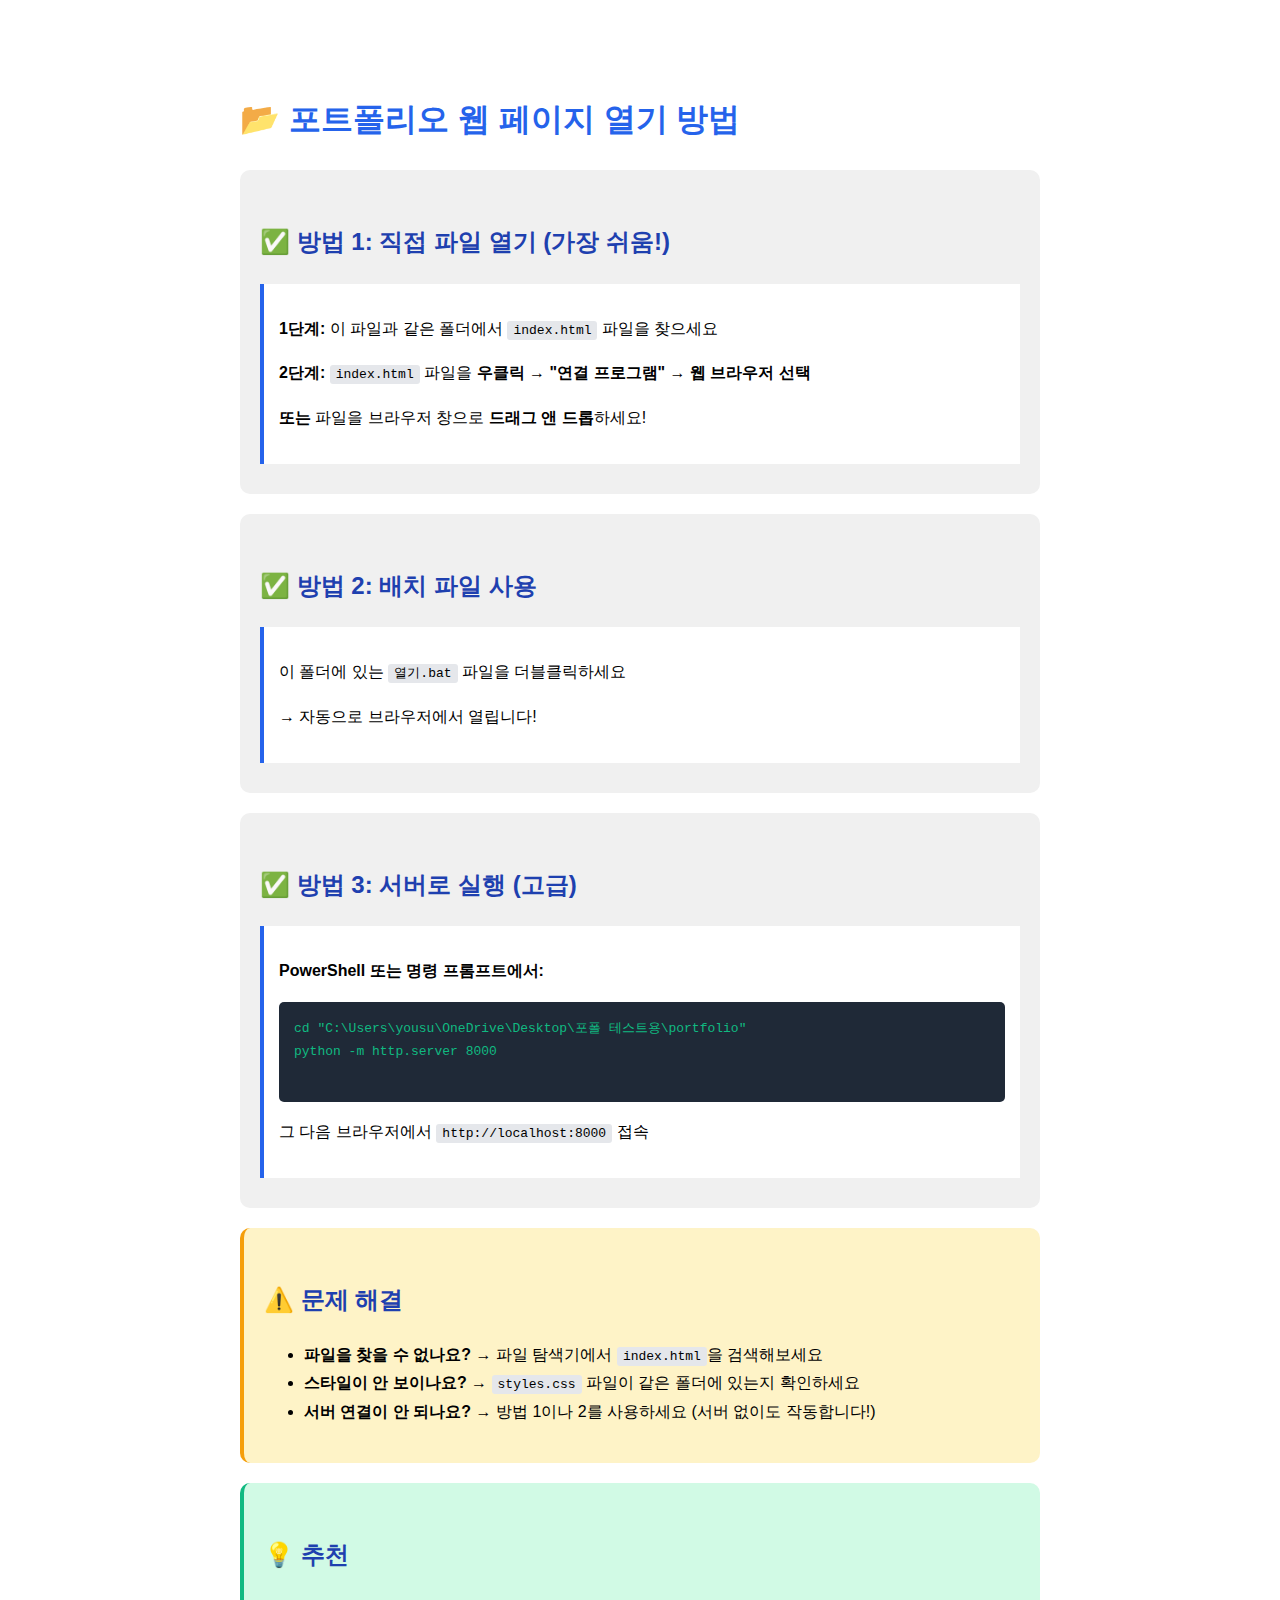
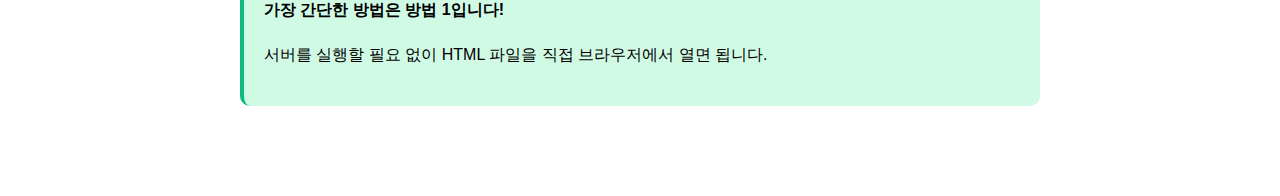
<file: portfolio/바로열기.html>
<!DOCTYPE html>
<html lang="ko">
<head>
    <meta charset="UTF-8">
    <meta name="viewport" content="width=device-width, initial-scale=1.0">
    <title>포트폴리오 열기 안내</title>
    <style>
        body {
            font-family: 'Malgun Gothic', sans-serif;
            max-width: 800px;
            margin: 50px auto;
            padding: 20px;
            line-height: 1.8;
        }
        .box {
            background: #f0f0f0;
            padding: 20px;
            border-radius: 10px;
            margin: 20px 0;
        }
        .step {
            background: white;
            padding: 15px;
            margin: 10px 0;
            border-left: 4px solid #2563eb;
        }
        h1 { color: #2563eb; }
        h2 { color: #1e40af; margin-top: 30px; }
        code {
            background: #e5e7eb;
            padding: 2px 6px;
            border-radius: 3px;
        }
    </style>
</head>
<body>
    <h1>📂 포트폴리오 웹 페이지 열기 방법</h1>
    
    <div class="box">
        <h2>✅ 방법 1: 직접 파일 열기 (가장 쉬움!)</h2>
        <div class="step">
            <p><strong>1단계:</strong> 이 파일과 같은 폴더에서 <code>index.html</code> 파일을 찾으세요</p>
            <p><strong>2단계:</strong> <code>index.html</code> 파일을 <strong>우클릭</strong> → <strong>"연결 프로그램"</strong> → <strong>웹 브라우저 선택</strong></p>
            <p><strong>또는</strong> 파일을 브라우저 창으로 <strong>드래그 앤 드롭</strong>하세요!</p>
        </div>
    </div>

    <div class="box">
        <h2>✅ 방법 2: 배치 파일 사용</h2>
        <div class="step">
            <p>이 폴더에 있는 <code>열기.bat</code> 파일을 더블클릭하세요</p>
            <p>→ 자동으로 브라우저에서 열립니다!</p>
        </div>
    </div>

    <div class="box">
        <h2>✅ 방법 3: 서버로 실행 (고급)</h2>
        <div class="step">
            <p><strong>PowerShell 또는 명령 프롬프트에서:</strong></p>
            <pre style="background: #1f2937; color: #10b981; padding: 15px; border-radius: 5px; overflow-x: auto;">
cd "C:\Users\yousu\OneDrive\Desktop\포폴 테스트용\portfolio"
python -m http.server 8000
            </pre>
            <p>그 다음 브라우저에서 <code>http://localhost:8000</code> 접속</p>
        </div>
    </div>

    <div class="box" style="background: #fef3c7; border-left: 4px solid #f59e0b;">
        <h2>⚠️ 문제 해결</h2>
        <ul>
            <li><strong>파일을 찾을 수 없나요?</strong> → 파일 탐색기에서 <code>index.html</code>을 검색해보세요</li>
            <li><strong>스타일이 안 보이나요?</strong> → <code>styles.css</code> 파일이 같은 폴더에 있는지 확인하세요</li>
            <li><strong>서버 연결이 안 되나요?</strong> → 방법 1이나 2를 사용하세요 (서버 없이도 작동합니다!)</li>
        </ul>
    </div>

    <div class="box" style="background: #d1fae5; border-left: 4px solid #10b981;">
        <h2>💡 추천</h2>
        <p><strong>가장 간단한 방법은 방법 1입니다!</strong></p>
        <p>서버를 실행할 필요 없이 HTML 파일을 직접 브라우저에서 열면 됩니다.</p>
    </div>
</body>
</html>
</file>
<file: portfolio/styles.css>
/* Reset & Base Styles */
* {
    margin: 0;
    padding: 0;
    box-sizing: border-box;
}

:root {
    --primary-color: #2563eb;
    --primary-dark: #1e40af;
    --secondary-color: #10b981;
    --text-primary: #1f2937;
    --text-secondary: #6b7280;
    --bg-primary: #ffffff;
    --bg-secondary: #f9fafb;
    --bg-tertiary: #f3f4f6;
    --border-color: #e5e7eb;
    --shadow-sm: 0 1px 2px 0 rgba(0, 0, 0, 0.05);
    --shadow-md: 0 4px 6px -1px rgba(0, 0, 0, 0.1);
    --shadow-lg: 0 10px 15px -3px rgba(0, 0, 0, 0.1);
    --radius: 8px;
    --radius-lg: 12px;
}

body {
    font-family: -apple-system, BlinkMacSystemFont, 'Segoe UI', 'Malgun Gothic', '맑은 고딕', sans-serif;
    line-height: 1.6;
    color: var(--text-primary);
    background-color: var(--bg-secondary);
}

.container {
    max-width: 1200px;
    margin: 0 auto;
    padding: 0 20px;
}

/* Header */
.header {
    background: linear-gradient(135deg, var(--primary-color) 0%, var(--primary-dark) 100%);
    color: white;
    padding: 60px 0;
    text-align: center;
    box-shadow: var(--shadow-md);
}

.header-title {
    font-size: 2.5rem;
    font-weight: 700;
    margin-bottom: 10px;
}

.header-subtitle {
    font-size: 1.2rem;
    opacity: 0.9;
}

/* Main */
.main {
    padding: 60px 0;
}

/* Intro Section */
.intro {
    background: var(--bg-primary);
    padding: 40px;
    border-radius: var(--radius-lg);
    margin-bottom: 40px;
    box-shadow: var(--shadow-sm);
}

.intro h2 {
    font-size: 1.8rem;
    margin-bottom: 15px;
    color: var(--text-primary);
}

.intro p {
    font-size: 1.1rem;
    color: var(--text-secondary);
    line-height: 1.8;
}

/* Section Title */
.section-title {
    font-size: 2rem;
    font-weight: 700;
    margin-bottom: 30px;
    color: var(--text-primary);
}

/* Project Grid */
.project-grid {
    display: grid;
    grid-template-columns: repeat(auto-fit, minmax(350px, 1fr));
    gap: 30px;
    margin-bottom: 60px;
}

.project-card {
    background: var(--bg-primary);
    border-radius: var(--radius-lg);
    padding: 30px;
    box-shadow: var(--shadow-md);
    transition: transform 0.3s ease, box-shadow 0.3s ease;
    position: relative;
    overflow: hidden;
}

.project-card::before {
    content: '';
    position: absolute;
    top: 0;
    left: 0;
    width: 4px;
    height: 100%;
    background: var(--primary-color);
    transform: scaleY(0);
    transition: transform 0.3s ease;
}

.project-card:hover {
    transform: translateY(-5px);
    box-shadow: var(--shadow-lg);
}

.project-card:hover::before {
    transform: scaleY(1);
}

.project-badge {
    display: inline-block;
    padding: 6px 12px;
    background: var(--primary-color);
    color: white;
    border-radius: var(--radius);
    font-size: 0.85rem;
    font-weight: 600;
    margin-bottom: 15px;
}

.project-badge.badge-ux {
    background: var(--secondary-color);
}

.project-badge.badge-data {
    background: #8b5cf6;
}

.project-title {
    font-size: 1.5rem;
    font-weight: 700;
    margin-bottom: 10px;
    color: var(--text-primary);
}

.project-period {
    color: var(--text-secondary);
    font-size: 0.95rem;
    margin-bottom: 8px;
}

.project-role {
    color: var(--text-secondary);
    font-size: 0.95rem;
    margin-bottom: 20px;
}

.project-highlights {
    display: flex;
    gap: 20px;
    margin-bottom: 20px;
    padding: 20px;
    background: var(--bg-secondary);
    border-radius: var(--radius);
}

.highlight-item {
    flex: 1;
    text-align: center;
}

.highlight-label {
    display: block;
    font-size: 0.85rem;
    color: var(--text-secondary);
    margin-bottom: 5px;
}

.highlight-value {
    display: block;
    font-size: 1.3rem;
    font-weight: 700;
    color: var(--primary-color);
}

.project-tags {
    display: flex;
    flex-wrap: wrap;
    gap: 8px;
    margin-bottom: 20px;
}

.tag {
    padding: 4px 12px;
    background: var(--bg-tertiary);
    color: var(--text-secondary);
    border-radius: var(--radius);
    font-size: 0.85rem;
}

.project-link {
    display: inline-flex;
    align-items: center;
    color: var(--primary-color);
    font-weight: 600;
    text-decoration: none;
    transition: color 0.3s ease;
}

.project-link:hover {
    color: var(--primary-dark);
}

/* Skills Section */
.skills {
    background: var(--bg-primary);
    padding: 40px;
    border-radius: var(--radius-lg);
    box-shadow: var(--shadow-sm);
}

.skills-grid {
    display: grid;
    grid-template-columns: repeat(auto-fit, minmax(250px, 1fr));
    gap: 30px;
}

.skill-item {
    padding: 20px;
    background: var(--bg-secondary);
    border-radius: var(--radius);
}

.skill-item h4 {
    font-size: 1.2rem;
    margin-bottom: 10px;
    color: var(--text-primary);
}

.skill-item p {
    color: var(--text-secondary);
    font-size: 0.95rem;
    line-height: 1.6;
}

/* Footer */
.footer {
    background: var(--text-primary);
    color: white;
    text-align: center;
    padding: 30px 0;
    margin-top: 60px;
}

/* Project Detail Page Styles */
.project-detail {
    background: var(--bg-primary);
    padding: 40px;
    border-radius: var(--radius-lg);
    margin-bottom: 40px;
    box-shadow: var(--shadow-sm);
}

.project-detail h1 {
    font-size: 2.5rem;
    margin-bottom: 20px;
    color: var(--text-primary);
}

.project-detail h2 {
    font-size: 1.8rem;
    margin-top: 40px;
    margin-bottom: 20px;
    color: var(--text-primary);
    border-bottom: 2px solid var(--border-color);
    padding-bottom: 10px;
}

.project-detail h3 {
    font-size: 1.4rem;
    margin-top: 30px;
    margin-bottom: 15px;
    color: var(--text-primary);
}

.project-detail h4 {
    font-size: 1.2rem;
    margin-top: 20px;
    margin-bottom: 10px;
    color: var(--text-primary);
}

.project-detail p {
    margin-bottom: 15px;
    color: var(--text-secondary);
    line-height: 1.8;
}

.project-detail ul, .project-detail ol {
    margin-left: 20px;
    margin-bottom: 20px;
    color: var(--text-secondary);
}

.project-detail li {
    margin-bottom: 8px;
    line-height: 1.6;
}

.project-detail table {
    width: 100%;
    border-collapse: collapse;
    margin: 20px 0;
    background: var(--bg-primary);
    box-shadow: var(--shadow-sm);
    border-radius: var(--radius);
    overflow: hidden;
}

.project-detail th {
    background: var(--primary-color);
    color: white;
    padding: 15px;
    text-align: left;
    font-weight: 600;
}

.project-detail td {
    padding: 15px;
    border-bottom: 1px solid var(--border-color);
}

.project-detail tr:last-child td {
    border-bottom: none;
}

.project-detail tr:nth-child(even) {
    background: var(--bg-secondary);
}

.project-detail blockquote {
    border-left: 4px solid var(--primary-color);
    padding-left: 20px;
    margin: 20px 0;
    color: var(--text-secondary);
    font-style: italic;
}

.project-detail code {
    background: var(--bg-tertiary);
    padding: 2px 6px;
    border-radius: 4px;
    font-family: 'Courier New', monospace;
    font-size: 0.9em;
}

.project-detail pre {
    background: var(--bg-tertiary);
    padding: 20px;
    border-radius: var(--radius);
    overflow-x: auto;
    margin: 20px 0;
}

.project-detail pre code {
    background: none;
    padding: 0;
}

.back-button {
    display: inline-flex;
    align-items: center;
    gap: 8px;
    padding: 12px 24px;
    background: var(--primary-color);
    color: white;
    text-decoration: none;
    border-radius: var(--radius);
    font-weight: 600;
    margin-bottom: 30px;
    transition: background 0.3s ease;
}

.back-button:hover {
    background: var(--primary-dark);
}

.metric-card {
    background: var(--bg-secondary);
    padding: 20px;
    border-radius: var(--radius);
    margin: 15px 0;
}

.metric-card h4 {
    margin-top: 0;
    color: var(--primary-color);
}

/* Responsive */
@media (max-width: 768px) {
    .header-title {
        font-size: 2rem;
    }

    .header-subtitle {
        font-size: 1rem;
    }

    .project-grid {
        grid-template-columns: 1fr;
    }

    .intro, .project-detail {
        padding: 20px;
    }

    .section-title {
        font-size: 1.5rem;
    }

    .project-detail h1 {
        font-size: 2rem;
    }

    .project-detail h2 {
        font-size: 1.5rem;
    }
}

/* Smooth Scroll */
html {
    scroll-behavior: smooth;
}

/* Loading Animation */
@keyframes fadeIn {
    from {
        opacity: 0;
        transform: translateY(20px);
    }
    to {
        opacity: 1;
        transform: translateY(0);
    }
}

.project-card {
    animation: fadeIn 0.6s ease-out;
}

.project-card:nth-child(2) {
    animation-delay: 0.1s;
}

.project-card:nth-child(3) {
    animation-delay: 0.2s;
}
</file>
